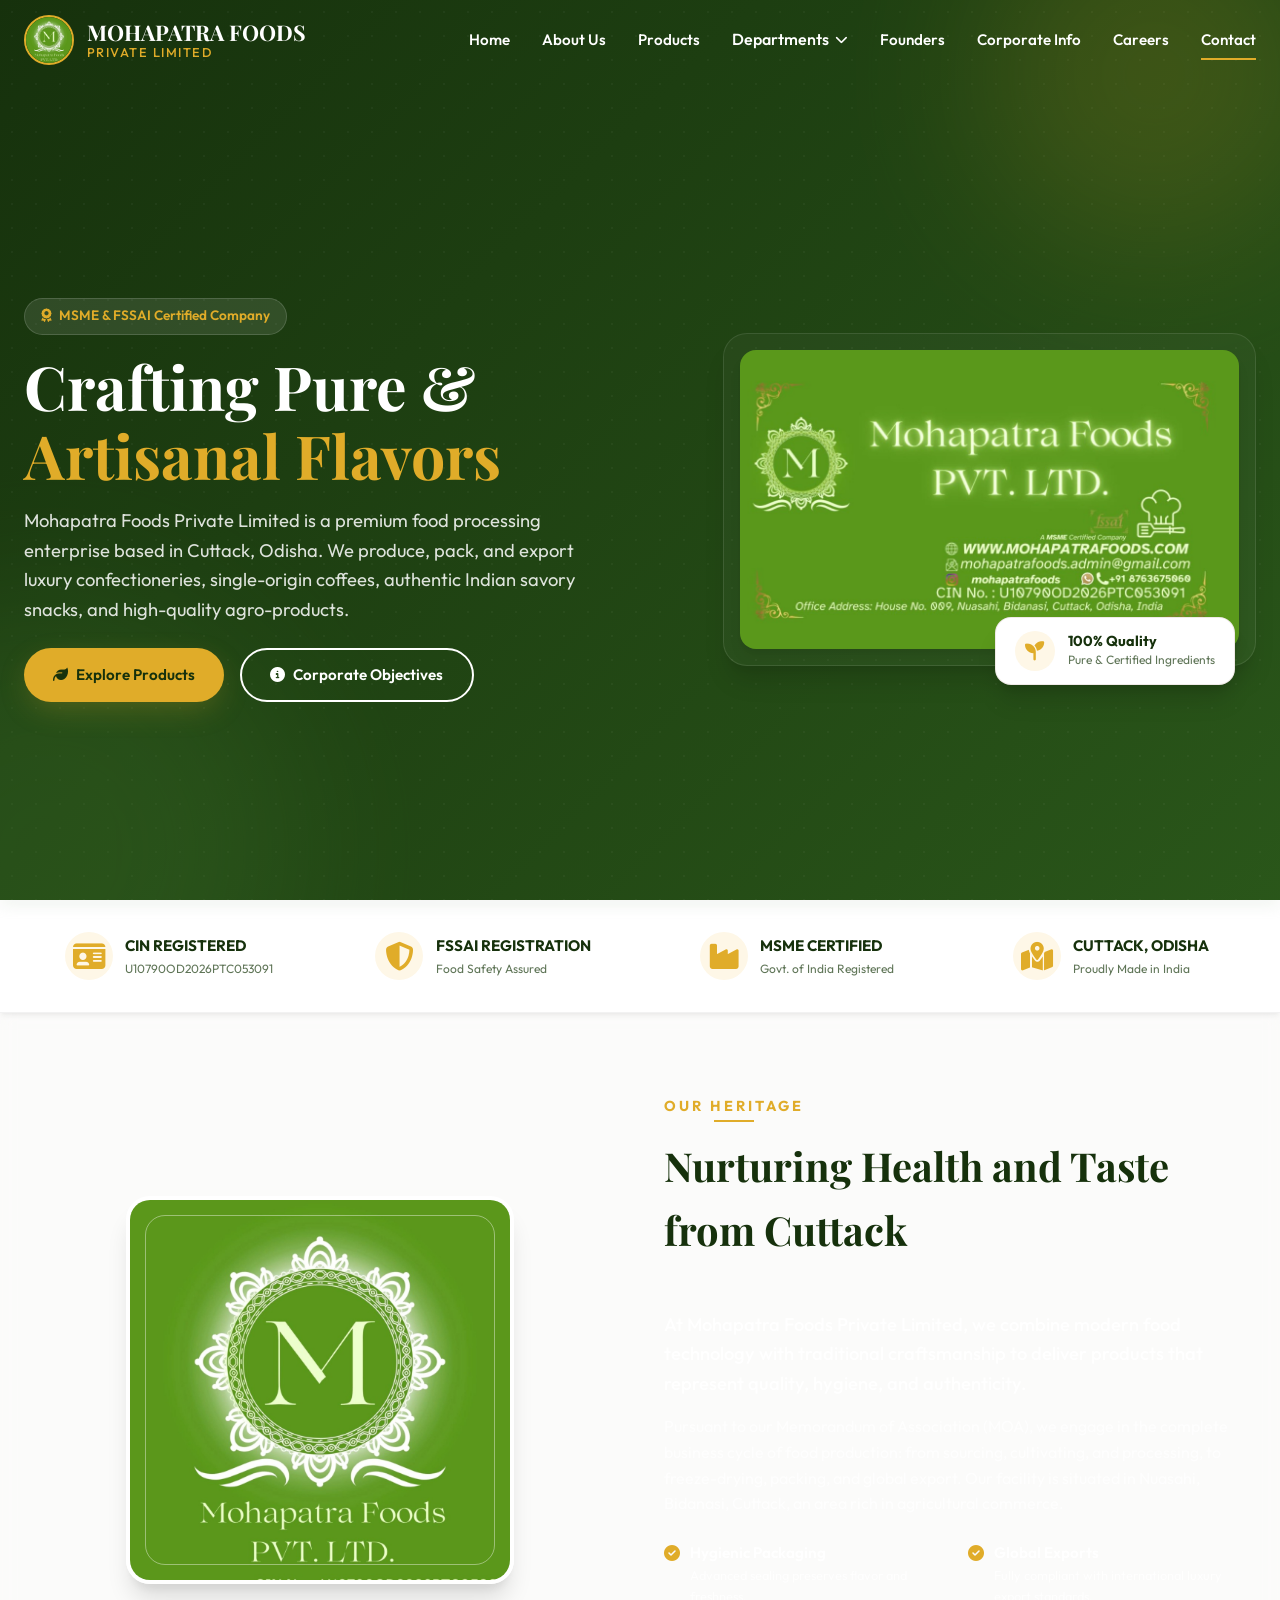
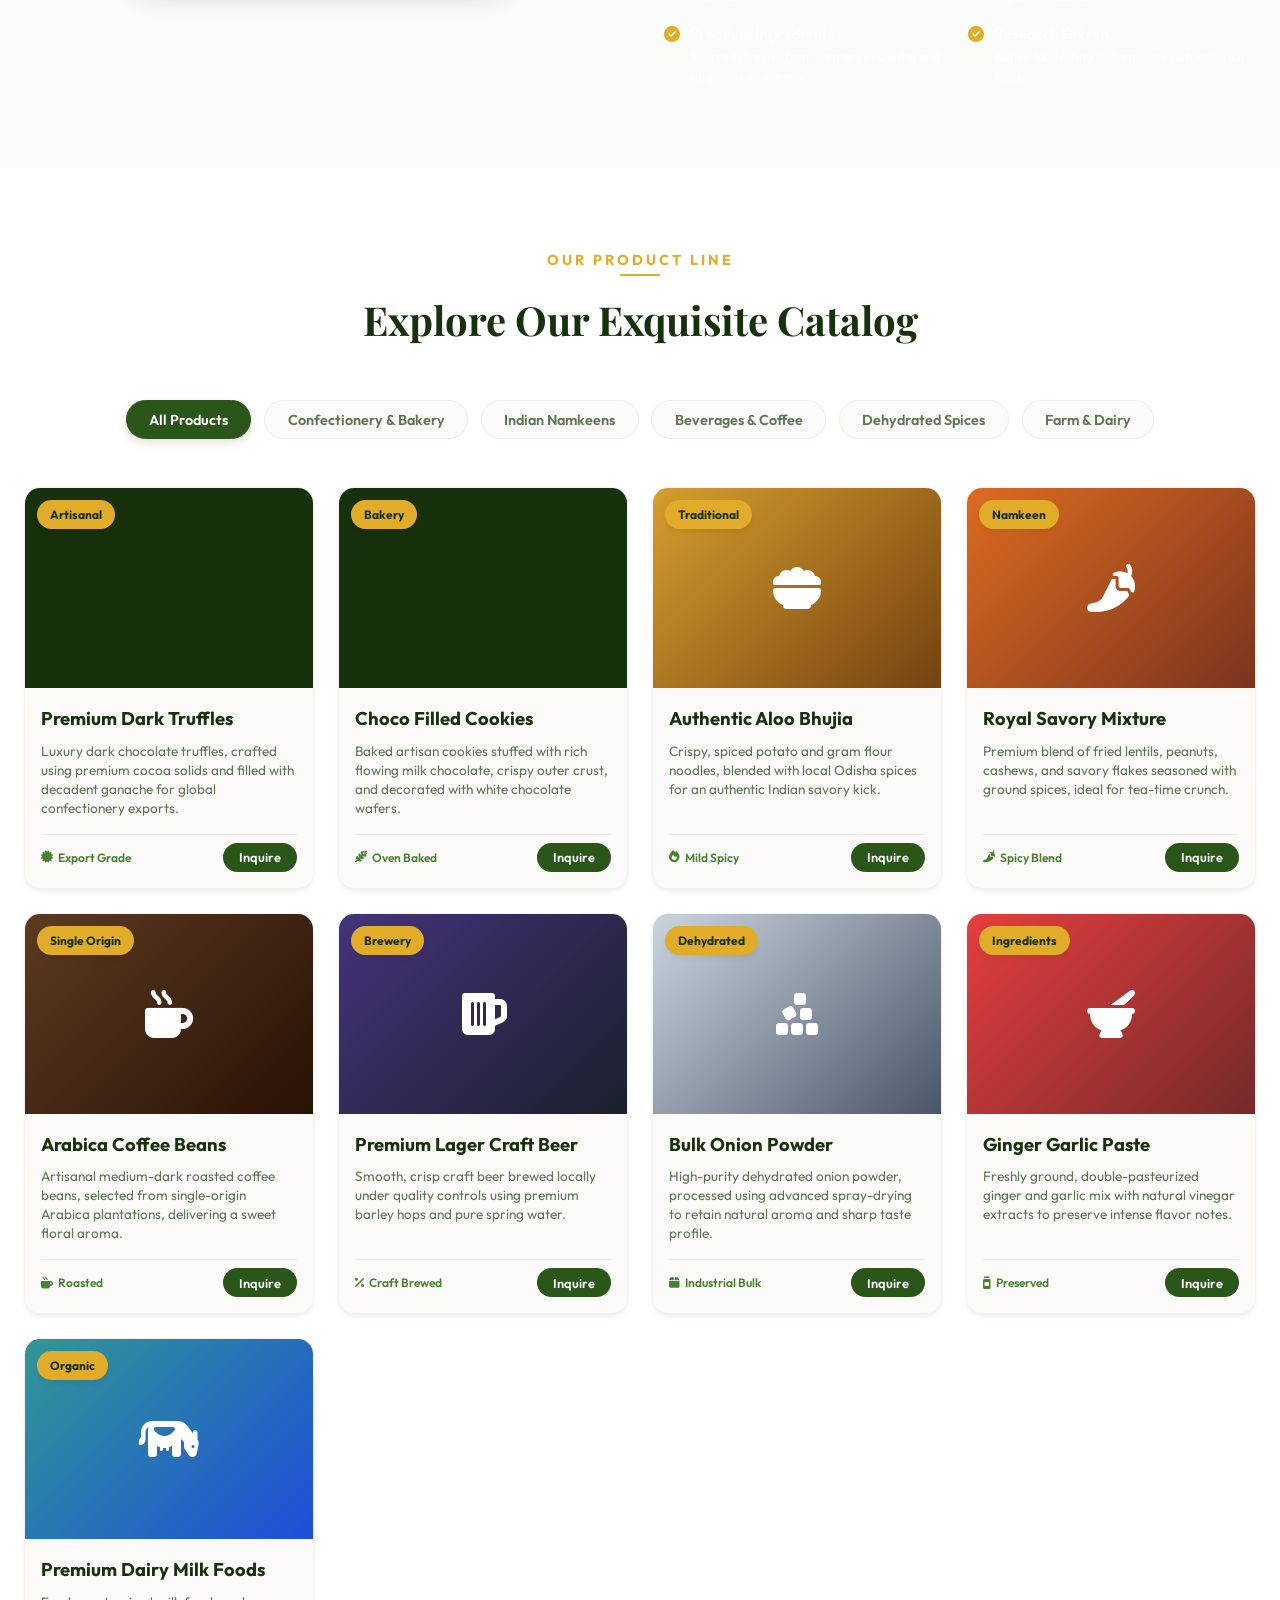
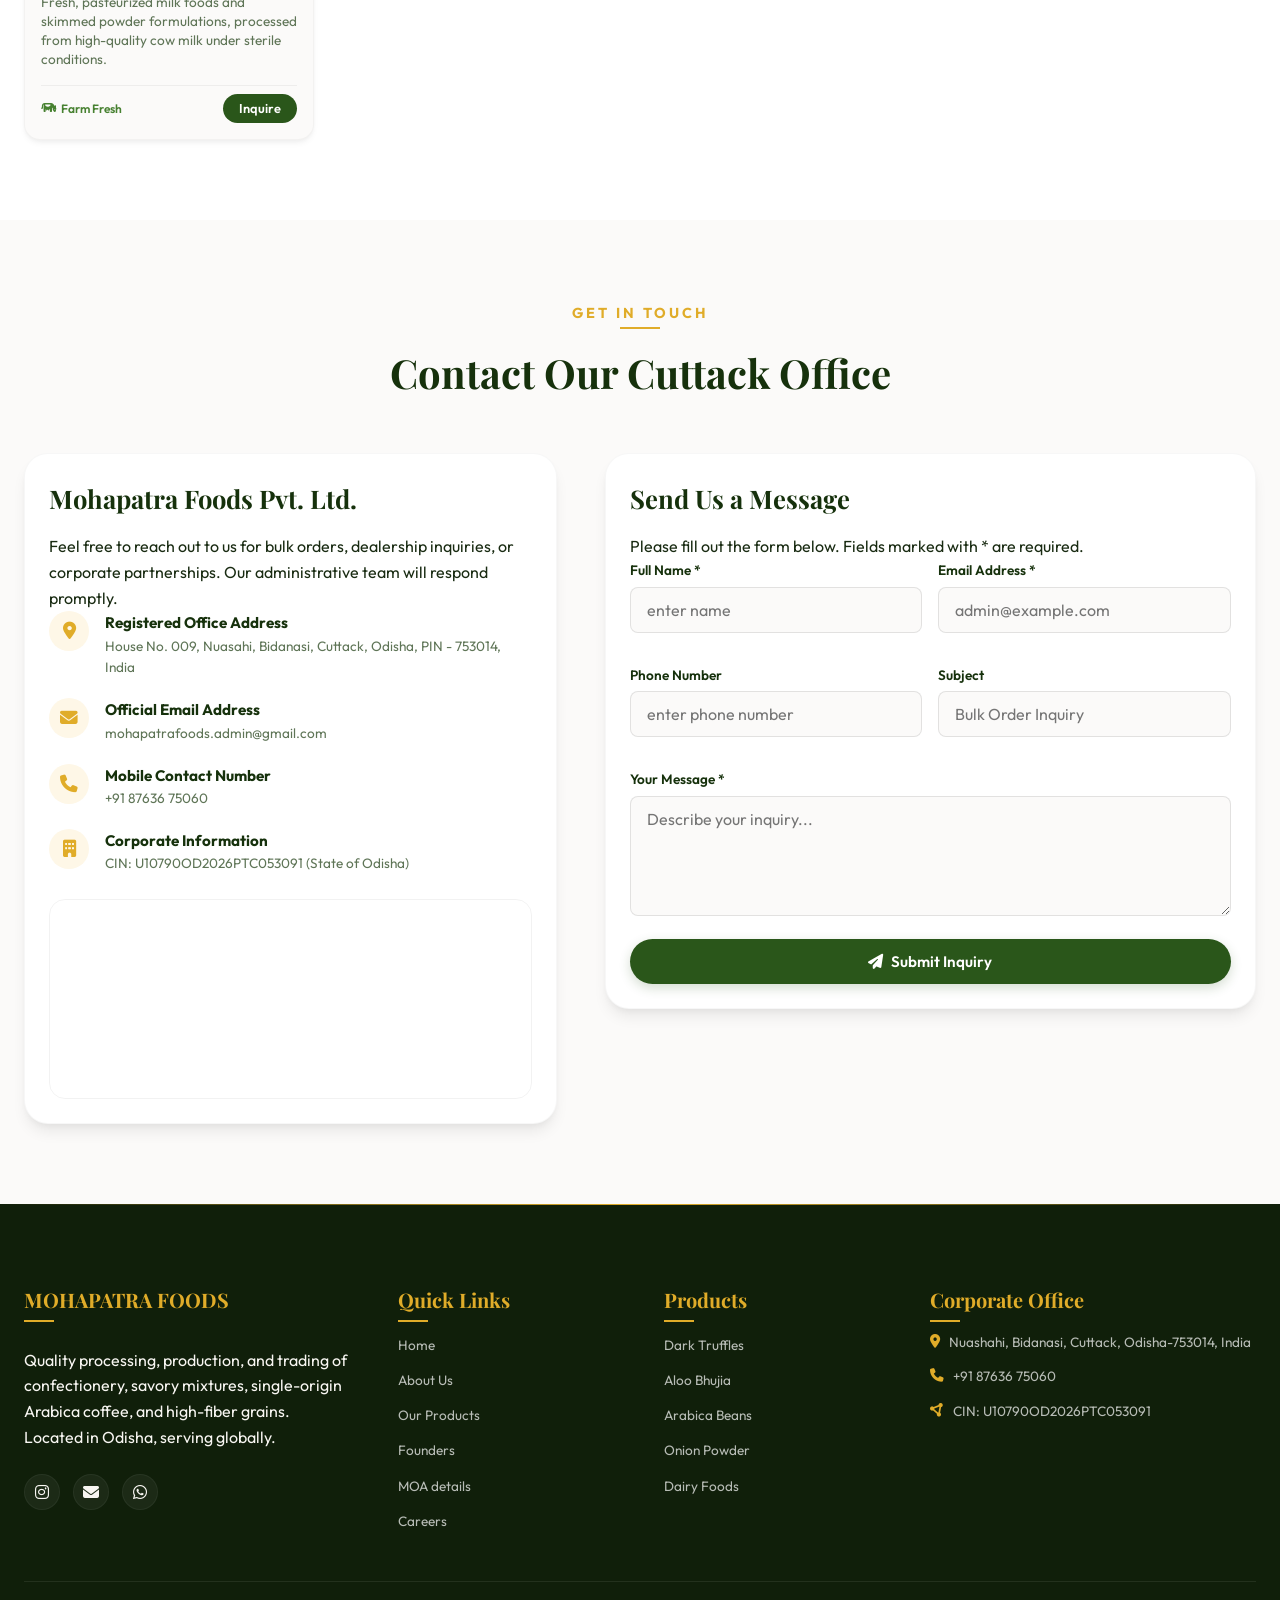
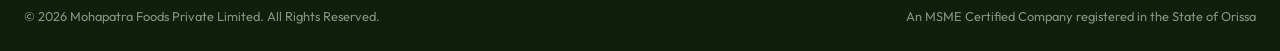
<file: index.html>
<!DOCTYPE html>
<html lang="en">
<head>
  <meta charset="UTF-8">
  <meta name="viewport" content="width=device-width, initial-scale=1.0">
  <title>Mohapatra Foods Private Limited | Premium Food Products & Confectionery</title>
  
  <!-- SEO Meta Tags -->
  <meta name="description" content="Official website of Mohapatra Foods Private Limited. Based in Cuttack, Odisha. MSME Certified and FSSAI registered manufacturer of premium confectionery, single-origin coffees, authentic Indian savory snacks, and dehydrated products.">
  <meta name="keywords" content="Mohapatra Foods, Cuttack Odisha foods, single-origin Arabica coffee, dark chocolate truffles, Aloo Bhujia, premium confectionery, dehydrated vegetable powder, food manufacturer India, MSME certified food company">
  <meta name="author" content="Mohapatra Foods Private Limited">
  <meta name="msvalidate.01" content="BD34004C9A5FDDD980DADB3CD52AE5F0" />
  <!-- Favicon placeholder (Uses circular logo) -->
  <link rel="icon" type="image/jpeg" href="assets/images/logo.jpg">
  
  <!-- FontAwesome Icons -->
  <link rel="stylesheet" href="https://cdnjs.cloudflare.com/ajax/libs/font-awesome/6.4.0/css/all.min.css">
  
  <!-- Custom CSS Style Sheet -->
  <link rel="stylesheet" href="assets/css/styles.css">
</head>
<body>
  <div class="page-bg-video">
    <video class="page-bg-video__media" autoplay muted loop playsinline>
      <source src="assets/videos/create_a_k_animated_premium_b.mp4" type="video/mp4">
    </video>
    <div class="page-bg-video__overlay"></div>
  </div>

  <!-- Floating Navigation Bar -->
  <header class="header" id="home">
    <div class="container nav-container">
      <a href="#home" class="nav-brand">
        <img src="assets/images/logo.jpg" alt="Mohapatra Foods Logo" class="nav-logo">
        <div class="nav-logo-text">
          MOHAPATRA FOODS
          <span>PRIVATE LIMITED</span>
        </div>
      </a>
      
      <button class="hamburger" aria-label="Toggle Navigation">
        <span></span>
        <span></span>
        <span></span>
      </button>

      <nav class="nav-menu">
        <a href="#home" class="nav-link active">Home</a>
        <a href="#about" class="nav-link">About Us</a>
        <a href="#products" class="nav-link">Products</a>
        <div class="nav-item-dropdown">
          <button class="dropdown-toggle" aria-haspopup="true" aria-expanded="false">
            Departments <i class="fa-solid fa-chevron-down"></i>
          </button>
          <div class="dropdown-panel">
            <div class="dropdown-column">
              <div class="dropdown-title">Production & Dispatch</div>
              <a href="departments.html#processing-blending">Processing & Blending</a>
              <a href="departments.html#artisan-crafting">Artisan Crafting</a>
              <a href="departments.html#milling-packaging">Milling & Packaging</a>
              <a href="departments.html#raw-material-sourcing">Raw Material Sourcing</a>
              <a href="departments.html#inventory-warehousing">Inventory & Warehousing</a>
              <a href="departments.html#domestic-export-dispatch">Domestic / Export Dispatch</a>
            </div>
            <div class="dropdown-column">
              <div class="dropdown-title">Quality & Support</div>
              <a href="departments.html#quality-control-lab">Quality Control Lab</a>
              <a href="departments.html#regulatory-affairs">Regulatory Affairs</a>
              <a href="departments.html#recipe-rd">Recipe R&D</a>
              <a href="departments.html#brand-package-design">Brand & Package Design</a>
              <a href="departments.html#ecommerce-operations">eCommerce Operations</a>
              <a href="departments.html#retail-trade-distribution">Retail / Trade Distribution</a>
              <a href="departments.html#finance-accounts">Finance & Accounts</a>
              <a href="departments.html#hr-administration">HR & Administration</a>
              <a href="departments.html#it-support">IT Support</a>
            </div>
          </div>
        </div>
        <a href="founders.html#founders" class="nav-link">Founders</a>
        <a href="corporate-info.html#moa" class="nav-link">Corporate Info</a>
        <a href="career.html" class="nav-link">Careers</a>
        <a href="#contact" class="nav-link">Contact</a>
      </nav>
    </div>
  </header>

  <!-- Hero Section -->
  <section class="hero">
    <div class="section-bg-video">
      <video class="section-bg-video__media" autoplay muted loop playsinline>
        <source src="assets/videos/create_a_k_animated_premium_b.mp4" type="video/mp4">
      </video>
      <div class="section-bg-overlay"></div>
    </div>
    <div class="hero-shapes">
      <div class="shape shape-1"></div>
      <div class="shape shape-2"></div>
    </div>
    
    <div class="container">
      <div class="hero-grid">
        <div class="hero-content">
          <div class="hero-badge">
            <i class="fa-solid fa-award"></i> MSME & FSSAI Certified Company
          </div>
          <h1>Crafting Pure & <br><span>Artisanal Flavors</span></h1>
          <p>Mohapatra Foods Private Limited is a premium food processing enterprise based in Cuttack, Odisha. We produce, pack, and export luxury confectioneries, single-origin coffees, authentic Indian savory snacks, and high-quality agro-products.</p>
          <div class="hero-actions">
            <a href="#products" class="btn btn-accent"><i class="fa-solid fa-leaf"></i> Explore Products</a>
            <a href="corporate-info.html#moa" class="btn btn-outline-white"><i class="fa-solid fa-circle-info"></i> Corporate Objectives</a>
          </div>
        </div>
        
        <div class="hero-visual">
          <div class="card-frame">
            <img src="assets/images/banner.jpg" alt="Mohapatra Foods Business Card and Info">
            <!-- Floating interactive pill -->
            <div class="floating-pill">
              <div class="floating-pill-icon">
                <i class="fa-solid fa-seedling"></i>
              </div>
              <div class="floating-pill-info">
                <h4>100% Quality</h4>
                <p>Pure & Certified Ingredients</p>
              </div>
            </div>
          </div>
        </div>
      </div>
    </div>
  </section>

  <!-- Trust Badges Section -->
  <section class="trust-badges">
    <div class="section-bg-video">
      <video class="section-bg-video__media" autoplay muted loop playsinline>
        <source src="assets/videos/create_a_k_animated_premium_b.mp4" type="video/mp4">
      </video>
      <div class="section-bg-overlay"></div>
    </div>
    <div class="container">
      <div class="badges-grid">
        <div class="badge-item">
          <div class="badge-icon"><i class="fa-solid fa-id-card"></i></div>
          <div class="badge-text">
            <h4>CIN REGISTERED</h4>
            <p>U10790OD2026PTC053091</p>
          </div>
        </div>
        <div class="badge-item">
          <div class="badge-icon"><i class="fa-solid fa-shield-halved"></i></div>
          <div class="badge-text">
            <h4>FSSAI REGISTRATION</h4>
            <p>Food Safety Assured</p>
          </div>
        </div>
        <div class="badge-item">
          <div class="badge-icon"><i class="fa-solid fa-industry"></i></div>
          <div class="badge-text">
            <h4>MSME CERTIFIED</h4>
            <p>Govt. of India Registered</p>
          </div>
        </div>
        <div class="badge-item">
          <div class="badge-icon"><i class="fa-solid fa-map-location-dot"></i></div>
          <div class="badge-text">
            <h4>CUTTACK, ODISHA</h4>
            <p>Proudly Made in India</p>
          </div>
        </div>
      </div>
    </div>
  </section>

  <!-- About Us Section -->
  <section id="about" class="section-padding">
    <div class="section-bg-video">
      <video class="section-bg-video__media" autoplay muted loop playsinline>
        <source src="assets/videos/create_a_k_animated_premium_b.mp4" type="video/mp4">
      </video>
      <div class="section-bg-overlay"></div>
    </div>
    <div class="container">
      <div class="about-grid">
        <div class="about-images animate-on-scroll animate-left">
          <div class="about-img-wrapper">
            <img src="assets/images/logo.jpg" alt="Mohapatra Foods Logo Display" style="max-width: 380px;">
          </div>
        </div>
        
        <div class="about-content animate-on-scroll animate-right">
          <div class="section-header" style="text-align: left; margin-left: 0;">
            <span class="subtitle">Our Heritage</span>
            <h2>Nurturing Health and Taste from Cuttack</h2>
          </div>
          <p class="intro-text">At Mohapatra Foods Private Limited, we combine modern food technology with traditional craftsmanship to deliver products that represent quality, hygiene, and authenticity.</p>
          <p>Pursuant to our Memorandum of Association (MOA), we engage in the complete business cycle of food production: from sourcing, cultivating, and processing, to freeze-drying, packing, and global export. Our facility is situated in Nuasahi, Bidanasi, Cuttack, an area rich in agricultural commerce.</p>
          
          <div class="about-features">
            <div class="about-feature-item">
              <i class="fa-solid fa-circle-check"></i>
              <div>
                <h4>Hygienic Packaging</h4>
                <p>Advanced sealing preserves flavor and freshness.</p>
              </div>
            </div>
            <div class="about-feature-item">
              <i class="fa-solid fa-circle-check"></i>
              <div>
                <h4>Global Exports</h4>
                <p>Fully compliant with international luxury export standards.</p>
              </div>
            </div>
            <div class="about-feature-item">
              <i class="fa-solid fa-circle-check"></i>
              <div>
                <h4>Premium Ingredients</h4>
                <p>Sourced directly from farmers in Odisha and single-origin estates.</p>
              </div>
            </div>
            <div class="about-feature-item">
              <i class="fa-solid fa-circle-check"></i>
              <div>
                <h4>Research Driven</h4>
                <p>Active lab testing to formulate nutrient-rich foods.</p>
              </div>
            </div>
          </div>
        </div>
      </div>
    </div>
  </section>

  <!-- Interactive Products Showroom -->
  <section id="products" class="section-padding products">
    <div class="section-bg-video">
      <video class="section-bg-video__media" autoplay muted loop playsinline>
        <source src="assets/videos/create_a_k_animated_premium_b.mp4" type="video/mp4">
      </video>
      <div class="section-bg-overlay"></div>
    </div>
    <div class="container">
      <div class="section-header">
        <span class="subtitle">Our Product Line</span>
        <h2>Explore Our Exquisite Catalog</h2>
      </div>

      <!-- Category Navigation Tabs -->
      <div class="product-tabs">
        <button class="tab-btn active" data-filter="all">All Products</button>
        <button class="tab-btn" data-filter="confectionery">Confectionery & Bakery</button>
        <button class="tab-btn" data-filter="snacks">Indian Namkeens</button>
        <button class="tab-btn" data-filter="beverages">Beverages & Coffee</button>
        <button class="tab-btn" data-filter="ingredients">Dehydrated Spices</button>
        <button class="tab-btn" data-filter="farm">Farm & Dairy</button>
      </div>

      <!-- Products Grid -->
      <div class="products-grid">
        
        <!-- Product 1 (Confectionery) -->
        <div class="product-card" data-category="confectionery">
          <div class="product-img-wrapper">
            <video class="product-video" src="assets/videos/give_me_one_k_animated_this.mp4" autoplay muted loop playsinline></video>
            <span class="product-tag">Artisanal</span>
          </div>
          <div class="product-body">
            <h3>Premium Dark Truffles</h3>
            <p>Luxury dark chocolate truffles, crafted using premium cocoa solids and filled with decadent ganache for global confectionery exports.</p>
            <div class="product-footer">
              <span class="product-origin"><i class="fa-solid fa-certificate"></i> Export Grade</span>
              <button class="btn-inquire" onclick="document.getElementById('formSubject').value='Inquiry: Premium Dark Truffles'; window.location.hash='#contact';">Inquire</button>
            </div>
          </div>
        </div>

        <!-- Product 2 (Confectionery) -->
        <div class="product-card" data-category="confectionery">
          <div class="product-img-wrapper">
            <video class="product-video" src="assets/videos/make_a_video_of_Choco_Filled.mp4" autoplay muted loop playsinline></video>
            <span class="product-tag">Bakery</span>
          </div>
          <div class="product-body">
            <h3>Choco Filled Cookies</h3>
            <p>Baked artisan cookies stuffed with rich flowing milk chocolate, crispy outer crust, and decorated with white chocolate wafers.</p>
            <div class="product-footer">
              <span class="product-origin"><i class="fa-solid fa-wheat-awn"></i> Oven Baked</span>
              <button class="btn-inquire" onclick="document.getElementById('formSubject').value='Inquiry: Choco Filled Cookies'; window.location.hash='#contact';">Inquire</button>
            </div>
          </div>
        </div>

        <!-- Product 3 (Snacks) -->
        <div class="product-card" data-category="snacks">
          <div class="product-img-wrapper">
            <div class="product-placeholder" style="background: linear-gradient(135deg, #d69e2e, #744210);"><i class="fa-solid fa-bowl-food"></i></div>
            <span class="product-tag">Traditional</span>
          </div>
          <div class="product-body">
            <h3>Authentic Aloo Bhujia</h3>
            <p>Crispy, spiced potato and gram flour noodles, blended with local Odisha spices for an authentic Indian savory kick.</p>
            <div class="product-footer">
              <span class="product-origin"><i class="fa-solid fa-fire"></i> Mild Spicy</span>
              <button class="btn-inquire" onclick="document.getElementById('formSubject').value='Inquiry: Authentic Aloo Bhujia'; window.location.hash='#contact';">Inquire</button>
            </div>
          </div>
        </div>

        <!-- Product 4 (Snacks) -->
        <div class="product-card" data-category="snacks">
          <div class="product-img-wrapper">
            <div class="product-placeholder" style="background: linear-gradient(135deg, #dd6b20, #7b341e);"><i class="fa-solid fa-pepper-hot"></i></div>
            <span class="product-tag">Namkeen</span>
          </div>
          <div class="product-body">
            <h3>Royal Savory Mixture</h3>
            <p>Premium blend of fried lentils, peanuts, cashews, and savory flakes seasoned with ground spices, ideal for tea-time crunch.</p>
            <div class="product-footer">
              <span class="product-origin"><i class="fa-solid fa-pepper-hot"></i> Spicy Blend</span>
              <button class="btn-inquire" onclick="document.getElementById('formSubject').value='Inquiry: Royal Savory Mixture'; window.location.hash='#contact';">Inquire</button>
            </div>
          </div>
        </div>

        <!-- Product 5 (Beverages) -->
        <div class="product-card" data-category="beverages">
          <div class="product-img-wrapper">
            <div class="product-placeholder" style="background: linear-gradient(135deg, #5c3a21, #271206);"><i class="fa-solid fa-mug-hot"></i></div>
            <span class="product-tag">Single Origin</span>
          </div>
          <div class="product-body">
            <h3>Arabica Coffee Beans</h3>
            <p>Artisanal medium-dark roasted coffee beans, selected from single-origin Arabica plantations, delivering a sweet floral aroma.</p>
            <div class="product-footer">
              <span class="product-origin"><i class="fa-solid fa-mug-hot"></i> Roasted</span>
              <button class="btn-inquire" onclick="document.getElementById('formSubject').value='Inquiry: Arabica Coffee Beans'; window.location.hash='#contact';">Inquire</button>
            </div>
          </div>
        </div>

        <!-- Product 6 (Beverages) -->
        <div class="product-card" data-category="beverages">
          <div class="product-img-wrapper">
            <div class="product-placeholder" style="background: linear-gradient(135deg, #44337a, #1a202c);"><i class="fa-solid fa-beer-mug-empty"></i></div>
            <span class="product-tag">Brewery</span>
          </div>
          <div class="product-body">
            <h3>Premium Lager Craft Beer</h3>
            <p>Smooth, crisp craft beer brewed locally under quality controls using premium barley hops and pure spring water.</p>
            <div class="product-footer">
              <span class="product-origin"><i class="fa-solid fa-percent"></i> Craft Brewed</span>
              <button class="btn-inquire" onclick="document.getElementById('formSubject').value='Inquiry: Premium Lager Craft Beer'; window.location.hash='#contact';">Inquire</button>
            </div>
          </div>
        </div>

        <!-- Product 7 (Ingredients) -->
        <div class="product-card" data-category="ingredients">
          <div class="product-img-wrapper">
            <div class="product-placeholder" style="background: linear-gradient(135deg, #cbd5e0, #4a5568);"><i class="fa-solid fa-cubes-stacked"></i></div>
            <span class="product-tag">Dehydrated</span>
          </div>
          <div class="product-body">
            <h3>Bulk Onion Powder</h3>
            <p>High-purity dehydrated onion powder, processed using advanced spray-drying to retain natural aroma and sharp taste profile.</p>
            <div class="product-footer">
              <span class="product-origin"><i class="fa-solid fa-box"></i> Industrial Bulk</span>
              <button class="btn-inquire" onclick="document.getElementById('formSubject').value='Inquiry: Bulk Onion Powder'; window.location.hash='#contact';">Inquire</button>
            </div>
          </div>
        </div>

        <!-- Product 8 (Ingredients) -->
        <div class="product-card" data-category="ingredients">
          <div class="product-img-wrapper">
            <div class="product-placeholder" style="background: linear-gradient(135deg, #e53e3e, #742a2a);"><i class="fa-solid fa-mortar-pestle"></i></div>
            <span class="product-tag">Ingredients</span>
          </div>
          <div class="product-body">
            <h3>Ginger Garlic Paste</h3>
            <p>Freshly ground, double-pasteurized ginger and garlic mix with natural vinegar extracts to preserve intense flavor notes.</p>
            <div class="product-footer">
              <span class="product-origin"><i class="fa-solid fa-jar"></i> Preserved</span>
              <button class="btn-inquire" onclick="document.getElementById('formSubject').value='Inquiry: Ginger Garlic Paste'; window.location.hash='#contact';">Inquire</button>
            </div>
          </div>
        </div>

        <!-- Product 9 (Farm) -->
        <div class="product-card" data-category="farm">
          <div class="product-img-wrapper">
            <div class="product-placeholder" style="background: linear-gradient(135deg, #319795, #1d4ed8);"><i class="fa-solid fa-cow"></i></div>
            <span class="product-tag">Organic</span>
          </div>
          <div class="product-body">
            <h3>Premium Dairy Milk Foods</h3>
            <p>Fresh, pasteurized milk foods and skimmed powder formulations, processed from high-quality cow milk under sterile conditions.</p>
            <div class="product-footer">
              <span class="product-origin"><i class="fa-solid fa-cow"></i> Farm Fresh</span>
              <button class="btn-inquire" onclick="document.getElementById('formSubject').value='Inquiry: Premium Dairy Milk Foods'; window.location.hash='#contact';">Inquire</button>
            </div>
          </div>
        </div>

      </div>
    </div>
  </section>

  <!-- Contact Us Section -->
  <section id="contact" class="section-padding contact">
    <div class="section-bg-video">
      <video class="section-bg-video__media" autoplay muted loop playsinline>
        <source src="assets/videos/create_a_k_animated_premium_b.mp4" type="video/mp4">
      </video>
      <div class="section-bg-overlay"></div>
    </div>
    <div class="container">
      <div class="section-header">
        <span class="subtitle">Get In Touch</span>
        <h2>Contact Our Cuttack Office</h2>
      </div>

      <div class="contact-grid">
        <!-- Contact Information -->
        <div class="contact-info-card animate-on-scroll animate-left">
          <h3>Mohapatra Foods Pvt. Ltd.</h3>
          <p>Feel free to reach out to us for bulk orders, dealership inquiries, or corporate partnerships. Our administrative team will respond promptly.</p>
          
          <div class="contact-details">
            <div class="contact-item">
              <div class="contact-item-icon"><i class="fa-solid fa-location-dot"></i></div>
              <div class="contact-item-text">
                <h4>Registered Office Address</h4>
                <p>House No. 009, Nuasahi, Bidanasi, Cuttack, Odisha, PIN - 753014, India</p>
              </div>
            </div>

            <div class="contact-item">
              <div class="contact-item-icon"><i class="fa-solid fa-envelope"></i></div>
              <div class="contact-item-text">
                <h4>Official Email Address</h4>
                <p><a href="mailto:mohapatrafoods.admin@gmail.com">mohapatrafoods.admin@gmail.com</a></p>
              </div>
            </div>

            <div class="contact-item">
              <div class="contact-item-icon"><i class="fa-solid fa-phone"></i></div>
              <div class="contact-item-text">
                <h4>Mobile Contact Number</h4>
                <p><a href="tel:+918763675060">+91 87636 75060</a></p>
              </div>
            </div>

            <div class="contact-item">
              <div class="contact-item-icon"><i class="fa-solid fa-building"></i></div>
              <div class="contact-item-text">
                <h4>Corporate Information</h4>
                <p>CIN: U10790OD2026PTC053091 (State of Odisha)</p>
              </div>
            </div>
          </div>

          <!-- Embed Google Maps with custom Cuttack Bidanasi location -->
          <div class="contact-map">
            <iframe src="https://www.google.com/maps/embed?pb=!1m18!1m12!1m3!1d1584.058027656141!2d85.82699558838891!3d20.485679809939036!2m3!1f0!2f0!3f0!3m2!1i1024!2i768!4f13.1!3m3!1m2!1s0x22f2236cde2bd711%3A0x44905513ca2a74e0!2sMohapatra%20Foods%20Private%20Limited!5e1!3m2!1sen!2sin!4v1781207403893!5m2!1sen!2sin" width="600" height="450" style="border:0;" allowfullscreen="" loading="lazy" referrerpolicy="no-referrer-when-downgrade"></iframe>
          </div>
        </div>

        <!-- Contact Form -->
        <div class="contact-form-wrapper animate-on-scroll animate-right">
          <h3>Send Us a Message</h3>
          <p>Please fill out the form below. Fields marked with * are required.</p>
          
          <form id="contactForm">
            <div class="form-alert"></div>
            
            <div class="form-grid">
              <div class="form-group">
                <label for="formName">Full Name *</label>
                <input type="text" id="formName" class="form-control" placeholder="enter name" required>
              </div>
              <div class="form-group">
                <label for="formEmail">Email Address *</label>
                <input type="email" id="formEmail" class="form-control" placeholder="admin@example.com" required>
              </div>
            </div>

            <div class="form-grid">
              <div class="form-group">
                <label for="formPhone">Phone Number</label>
                <input type="tel" id="formPhone" class="form-control" placeholder="enter phone number">
              </div>
              <div class="form-group">
                <label for="formSubject">Subject</label>
                <input type="text" id="formSubject" class="form-control" placeholder="Bulk Order Inquiry">
              </div>
            </div>

            <div class="form-group">
              <label for="formMessage">Your Message *</label>
              <textarea id="formMessage" class="form-control" placeholder="Describe your inquiry..." required></textarea>
            </div>

            <button type="submit" class="btn btn-primary" style="width: 100%;">
              <i class="fa-solid fa-paper-plane"></i> Submit Inquiry
            </button>
          </form>
        </div>
      </div>
    </div>
  </section>

  <!-- Footer -->
  <footer class="footer">
    <div class="container">
      <div class="footer-grid">
        <div class="footer-col footer-about">
          <h3>MOHAPATRA FOODS</h3>
          <p>Quality processing, production, and trading of confectionery, savory mixtures, single-origin Arabica coffee, and high-fiber grains. Located in Odisha, serving globally.</p>
          <div class="footer-socials">
            <a href="https://instagram.com/mohapatrafoods" target="_blank" class="social-icon" aria-label="Instagram"><i class="fa-brands fa-instagram"></i></a>
            <a href="mailto:mohapatrafoods.admin@gmail.com" class="social-icon" aria-label="Email"><i class="fa-solid fa-envelope"></i></a>
            <a href="https://wa.me/918763675060" target="_blank" class="social-icon" aria-label="WhatsApp"><i class="fa-brands fa-whatsapp"></i></a>
          </div>
        </div>

        <div class="footer-col">
          <h3>Quick Links</h3>
          <ul class="footer-links">
            <li><a href="#home">Home</a></li>
            <li><a href="#about">About Us</a></li>
            <li><a href="#products">Our Products</a></li>
            <li><a href="founders.html#founders">Founders</a></li>
            <li><a href="corporate-info.html#moa">MOA details</a></li>
            <li><a href="career.html">Careers</a></li>
          </ul>
        </div>

        <div class="footer-col">
          <h3>Products</h3>
          <ul class="footer-links">
            <li><a href="#products">Dark Truffles</a></li>
            <li><a href="#products">Aloo Bhujia</a></li>
            <li><a href="#products">Arabica Beans</a></li>
            <li><a href="#products">Onion Powder</a></li>
            <li><a href="#products">Dairy Foods</a></li>
          </ul>
        </div>

        <div class="footer-col">
          <h3>Corporate Office</h3>
          <ul class="footer-contact-list">
            <li>
              <i class="fa-solid fa-location-dot"></i>
              <span>Nuashahi, Bidanasi, Cuttack, Odisha-753014, India</span>
            </li>
            <li>
              <i class="fa-solid fa-phone"></i>
              <span>+91 87636 75060</span>
            </li>
            <li>
              <i class="fa-solid fa-circle-nodes"></i>
              <span>CIN: U10790OD2026PTC053091</span>
            </li>
          </ul>
        </div>
      </div>

      <div class="footer-bottom">
        <p class="footer-copyright">&copy; 2026 Mohapatra Foods Private Limited. All Rights Reserved.</p>
        <p class="footer-legal-tag">An MSME Certified Company registered in the State of Orissa</p>
      </div>
    </div>
  </footer>

  <!-- Custom JavaScript File -->
  <script src="assets/js/main.js"></script>
</body>
</html>
</file>
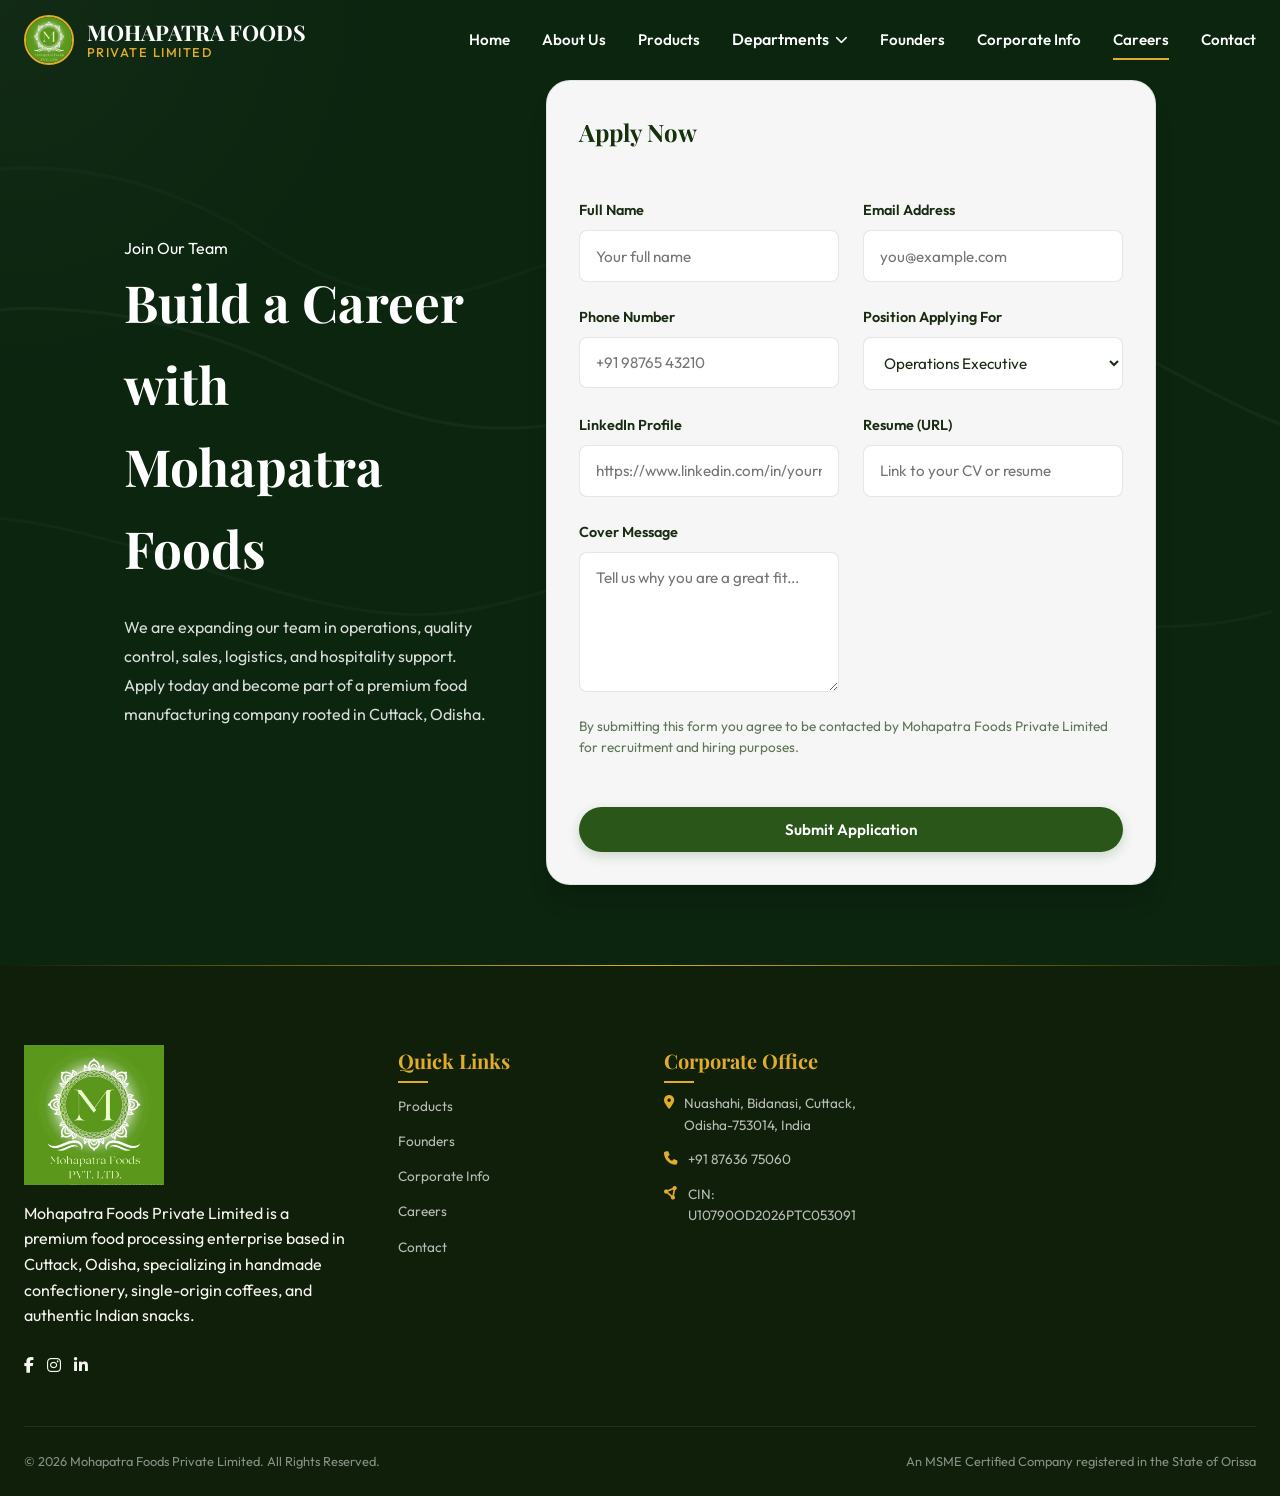
<file: career.html>
<!DOCTYPE html>
<html lang="en">
<head>
  <meta charset="UTF-8">
  <meta name="viewport" content="width=device-width, initial-scale=1.0">
  <title>Careers | Mohapatra Foods Private Limited</title>
  <meta name="description" content="Explore career opportunities with Mohapatra Foods Private Limited and apply for roles in operations, quality, sales, and production.">
  <meta name="keywords" content="Mohapatra Foods careers, food company jobs, Cuttack Odisha careers, food industry jobs">
  <meta name="author" content="Mohapatra Foods Private Limited">
  <link rel="icon" type="image/jpeg" href="assets/images/logo.jpg">
  <link rel="stylesheet" href="https://cdnjs.cloudflare.com/ajax/libs/font-awesome/6.4.0/css/all.min.css">
  <link rel="stylesheet" href="assets/css/styles.css">
</head>
<body>
  <div class="page-bg-video">
    <video class="page-bg-video__media" autoplay muted loop playsinline>
      <source src="assets/videos/create_a_k_animated_premium_b.mp4" type="video/mp4">
    </video>
    <div class="page-bg-video__overlay"></div>
  </div>
  <header class="header" id="home">
    <div class="container nav-container">
      <a href="index.html#home" class="nav-brand">
        <img src="assets/images/logo.jpg" alt="Mohapatra Foods Logo" class="nav-logo">
        <div class="nav-logo-text">
          MOHAPATRA FOODS
          <span>PRIVATE LIMITED</span>
        </div>
      </a>
      <button class="hamburger" aria-label="Toggle Navigation">
        <span></span>
        <span></span>
        <span></span>
      </button>
      <nav class="nav-menu">
        <a href="index.html" class="nav-link">Home</a>
        <a href="index.html#about" class="nav-link">About Us</a>
        <a href="index.html#products" class="nav-link">Products</a>
        <div class="nav-item-dropdown">
          <button class="dropdown-toggle" aria-haspopup="true" aria-expanded="false">
            Departments <i class="fa-solid fa-chevron-down"></i>
          </button>
          <div class="dropdown-panel">
            <div class="dropdown-column">
              <div class="dropdown-title">Production & Dispatch</div>
              <a href="departments.html#processing-blending">Processing & Blending</a>
              <a href="departments.html#artisan-crafting">Artisan Crafting</a>
              <a href="departments.html#milling-packaging">Milling & Packaging</a>
              <a href="departments.html#raw-material-sourcing">Raw Material Sourcing</a>
              <a href="departments.html#inventory-warehousing">Inventory & Warehousing</a>
              <a href="departments.html#domestic-export-dispatch">Domestic / Export Dispatch</a>
            </div>
            <div class="dropdown-column">
              <div class="dropdown-title">Quality & Support</div>
              <a href="departments.html#quality-control-lab">Quality Control Lab</a>
              <a href="departments.html#regulatory-affairs">Regulatory Affairs</a>
              <a href="departments.html#recipe-rd">Recipe R&D</a>
              <a href="departments.html#brand-package-design">Brand & Package Design</a>
              <a href="departments.html#ecommerce-operations">eCommerce Operations</a>
              <a href="departments.html#retail-trade-distribution">Retail / Trade Distribution</a>
              <a href="departments.html#finance-accounts">Finance & Accounts</a>
              <a href="departments.html#hr-administration">HR & Administration</a>
              <a href="departments.html#it-support">IT Support</a>
            </div>
          </div>
        </div>
        <a href="founders.html#founders" class="nav-link">Founders</a>
        <a href="corporate-info.html#moa" class="nav-link">Corporate Info</a>
        <a href="career.html" class="nav-link active">Careers</a>
        <a href="index.html#contact" class="nav-link">Contact</a>
      </nav>
    </div>
  </header>

  <main>
    <section class="career-hero">
      <div class="section-bg-video">
        <video class="section-bg-video__media" autoplay muted loop playsinline>
          <source src="assets/videos/create_a_k_animated_premium_b.mp4" type="video/mp4">
        </video>
        <div class="section-bg-overlay"></div>
      </div>
      <div class="container career-hero-content">
        <div class="career-intro">
          <span class="subtitle">Join Our Team</span>
          <h1>Build a Career with Mohapatra Foods</h1>
          <p>We are expanding our team in operations, quality control, sales, logistics, and hospitality support. Apply today and become part of a premium food manufacturing company rooted in Cuttack, Odisha.</p>
        </div>

        <div class="career-card">
          <h2>Apply Now</h2>
          <form id="careerForm">
            <div class="career-form-grid">
              <div class="career-form-group">
                <label for="careerName">Full Name</label>
                <input type="text" id="careerName" placeholder="Your full name" required>
              </div>
              <div class="career-form-group">
                <label for="careerEmail">Email Address</label>
                <input type="email" id="careerEmail" placeholder="you@example.com" required>
              </div>
              <div class="career-form-group">
                <label for="careerPhone">Phone Number</label>
                <input type="tel" id="careerPhone" placeholder="+91 98765 43210">
              </div>
              <div class="career-form-group">
                <label for="careerPosition">Position Applying For</label>
                <select id="careerPosition">
                  <option>Operations Executive</option>
                  <option>Quality Control Specialist</option>
                  <option>Sales & Distribution</option>
                  <option>Supply Chain Coordinator</option>
                  <option>Food Production Supervisor</option>
                </select>
              </div>
              <div class="career-form-group">
                <label for="careerLinkedIn">LinkedIn Profile</label>
                <input type="url" id="careerLinkedIn" placeholder="https://www.linkedin.com/in/yourname">
              </div>
              <div class="career-form-group">
                <label for="careerResume">Resume (URL)</label>
                <input type="text" id="careerResume" placeholder="Link to your CV or resume">
              </div>
              <div class="career-form-group">
                <label for="careerMessage">Cover Message</label>
                <textarea id="careerMessage" placeholder="Tell us why you are a great fit..."></textarea>
              </div>
              <div class="career-form-note">By submitting this form you agree to be contacted by Mohapatra Foods Private Limited for recruitment and hiring purposes.</div>
            </div>
            <button type="submit" class="btn btn-primary career-submit">Submit Application</button>
          </form>
        </div>
      </div>
    </section>
  </main>

  <footer class="footer">
    <div class="container">
      <div class="footer-grid">
        <div class="footer-col footer-about">
          <a href="index.html#home" class="footer-logo-link">
            <img src="assets/images/logo.jpg" alt="Mohapatra Foods Logo" class="footer-logo footer-logo-small">
          </a>
          <p>Mohapatra Foods Private Limited is a premium food processing enterprise based in Cuttack, Odisha, specializing in handmade confectionery, single-origin coffees, and authentic Indian snacks.</p>
          <div class="footer-socials">
            <a href="#" aria-label="Facebook"><i class="fa-brands fa-facebook-f"></i></a>
            <a href="#" aria-label="Instagram"><i class="fa-brands fa-instagram"></i></a>
            <a href="#" aria-label="LinkedIn"><i class="fa-brands fa-linkedin-in"></i></a>
          </div>
        </div>
        <div class="footer-col">
          <h3>Quick Links</h3>
          <ul class="footer-links">
            <li><a href="index.html#products">Products</a></li>
            <li><a href="founders.html#founders">Founders</a></li>
            <li><a href="corporate-info.html#moa">Corporate Info</a></li>
            <li><a href="career.html">Careers</a></li>
            <li><a href="index.html#contact">Contact</a></li>
          </ul>
        </div>
        <div class="footer-col">
          <h3>Corporate Office</h3>
          <ul class="footer-contact-list">
            <li>
              <i class="fa-solid fa-location-dot"></i>
              <span>Nuashahi, Bidanasi, Cuttack, Odisha-753014, India</span>
            </li>
            <li>
              <i class="fa-solid fa-phone"></i>
              <span>+91 87636 75060</span>
            </li>
            <li>
              <i class="fa-solid fa-circle-nodes"></i>
              <span>CIN: U10790OD2026PTC053091</span>
            </li>
          </ul>
        </div>
      </div>
      <div class="footer-bottom">
        <p class="footer-copyright">&copy; 2026 Mohapatra Foods Private Limited. All Rights Reserved.</p>
        <p class="footer-legal-tag">An MSME Certified Company registered in the State of Orissa</p>
      </div>
    </div>
  </footer>

  <script src="assets/js/main.js"></script>
</body>
</html>
</file>
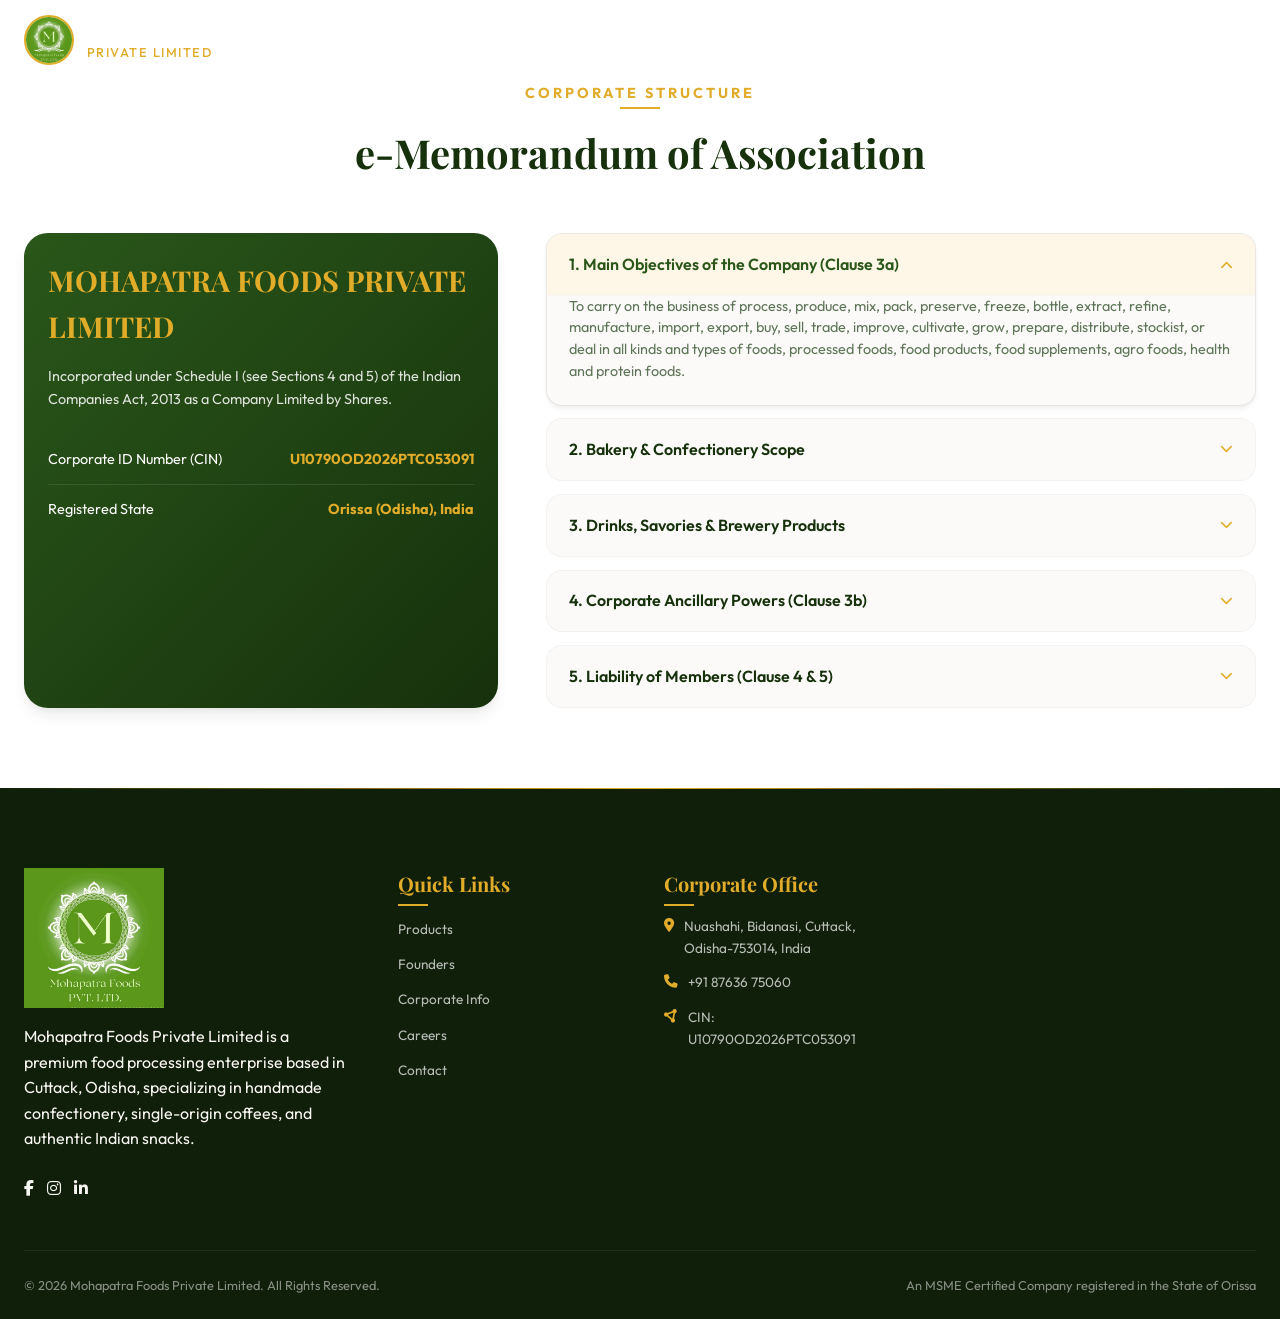
<file: corporate-info.html>
<!DOCTYPE html>
<html lang="en">
<head>
  <meta charset="UTF-8">
  <meta name="viewport" content="width=device-width, initial-scale=1.0">
  <title>Corporate Info | Mohapatra Foods Private Limited</title>
  <meta name="description" content="Read the corporate structure and memorandum of association for Mohapatra Foods Private Limited.">
  <meta name="keywords" content="Mohapatra Foods corporate info, MOA, corporate structure, Cuttack food company">
  <meta name="author" content="Mohapatra Foods Private Limited">
  <link rel="icon" type="image/jpeg" href="assets/images/logo.jpg">
  <link rel="stylesheet" href="https://cdnjs.cloudflare.com/ajax/libs/font-awesome/6.4.0/css/all.min.css">
  <link rel="stylesheet" href="assets/css/styles.css">
</head>
<body>
  <div class="page-bg-video">
    <video class="page-bg-video__media" autoplay muted loop playsinline>
      <source src="assets/videos/create_a_k_animated_premium_b.mp4" type="video/mp4">
    </video>
    <div class="page-bg-video__overlay"></div>
  </div>
  <header class="header" id="home">
    <div class="container nav-container">
      <a href="index.html#home" class="nav-brand">
        <img src="assets/images/logo.jpg" alt="Mohapatra Foods Logo" class="nav-logo">
        <div class="nav-logo-text">
          MOHAPATRA FOODS
          <span>PRIVATE LIMITED</span>
        </div>
      </a>
      <button class="hamburger" aria-label="Toggle Navigation">
        <span></span>
        <span></span>
        <span></span>
      </button>
      <nav class="nav-menu">
        <a href="index.html" class="nav-link">Home</a>
        <a href="index.html#about" class="nav-link">About Us</a>
        <a href="index.html#products" class="nav-link">Products</a>
        <div class="nav-item-dropdown">
          <button class="dropdown-toggle" aria-haspopup="true" aria-expanded="false">
            Departments <i class="fa-solid fa-chevron-down"></i>
          </button>
          <div class="dropdown-panel">
            <div class="dropdown-column">
              <div class="dropdown-title">Production & Dispatch</div>
              <a href="departments.html#processing-blending">Processing & Blending</a>
              <a href="departments.html#artisan-crafting">Artisan Crafting</a>
              <a href="departments.html#milling-packaging">Milling & Packaging</a>
              <a href="departments.html#raw-material-sourcing">Raw Material Sourcing</a>
              <a href="departments.html#inventory-warehousing">Inventory & Warehousing</a>
              <a href="departments.html#domestic-export-dispatch">Domestic / Export Dispatch</a>
            </div>
            <div class="dropdown-column">
              <div class="dropdown-title">Quality & Support</div>
              <a href="departments.html#quality-control-lab">Quality Control Lab</a>
              <a href="departments.html#regulatory-affairs">Regulatory Affairs</a>
              <a href="departments.html#recipe-rd">Recipe R&D</a>
              <a href="departments.html#brand-package-design">Brand & Package Design</a>
              <a href="departments.html#ecommerce-operations">eCommerce Operations</a>
              <a href="departments.html#retail-trade-distribution">Retail / Trade Distribution</a>
              <a href="departments.html#finance-accounts">Finance & Accounts</a>
              <a href="departments.html#hr-administration">HR & Administration</a>
              <a href="departments.html#it-support">IT Support</a>
            </div>
          </div>
        </div>
        <a href="founders.html#founders" class="nav-link">Founders</a>
        <a href="corporate-info.html#moa" class="nav-link active">Corporate Info</a>
        <a href="career.html" class="nav-link">Careers</a>
        <a href="index.html#contact" class="nav-link">Contact</a>
      </nav>
    </div>
  </header>

  <section id="moa" class="section-padding legal-accordion">
    <div class="section-bg-video">
      <video class="section-bg-video__media" autoplay muted loop playsinline>
        <source src="assets/videos/create_a_k_animated_premium_b.mp4" type="video/mp4">
      </video>
      <div class="section-bg-overlay"></div>
    </div>
    <div class="container">
      <div class="section-header">
        <span class="subtitle">Corporate Structure</span>
        <h2>e-Memorandum of Association</h2>
      </div>

      <div class="moa-grid">
        <div class="moa-info-panel animate-on-scroll animate-left">
          <h3>MOHAPATRA FOODS PRIVATE LIMITED</h3>
          <p>Incorporated under Schedule I (see Sections 4 and 5) of the Indian Companies Act, 2013 as a Company Limited by Shares.</p>
          
          <ul class="moa-data-list">
            <li class="moa-data-item">
              <span>Corporate ID Number (CIN)</span>
              <strong>U10790OD2026PTC053091</strong>
            </li>
            <li class="moa-data-item">
              <span>Registered State</span>
              <strong>Orissa (Odisha), India</strong>
            </li>
          </ul>
        </div>

        <div class="accordion animate-on-scroll animate-right">
          <div class="accordion-item active">
            <div class="accordion-header">
              <span class="accordion-title">1. Main Objectives of the Company (Clause 3a)</span>
              <i class="fa-solid fa-chevron-down accordion-icon"></i>
            </div>
            <div class="accordion-content" style="max-height: 500px;">
              <div class="accordion-content-inner">
                To carry on the business of process, produce, mix, pack, preserve, freeze, bottle, extract, refine, manufacture, import, export, buy, sell, trade, improve, cultivate, grow, prepare, distribute, stockist, or deal in all kinds and types of foods, processed foods, food products, food supplements, agro foods, health and protein foods.
              </div>
            </div>
          </div>

          <div class="accordion-item">
            <div class="accordion-header">
              <span class="accordion-title">2. Bakery & Confectionery Scope</span>
              <i class="fa-solid fa-chevron-down accordion-icon"></i>
            </div>
            <div class="accordion-content">
              <div class="accordion-content-inner">
                Processing and dealing in all confectionery items such as:
                <ul>
                  <li>Breads, biscuits, sweets, cakes, and pastries.</li>
                  <li>Baked cookies, chocolate-filled cookies, and wafers.</li>
                  <li>Artisan fancy chocolates and premium dark chocolate truffles.</li>
                  <li>Luxury confectionery exports, toffees, chewing gum, and bubble gum.</li>
                </ul>
              </div>
            </div>
          </div>

          <div class="accordion-item">
            <div class="accordion-header">
              <span class="accordion-title">3. Drinks, Savories & Brewery Products</span>
              <i class="fa-solid fa-chevron-down accordion-icon"></i>
            </div>
            <div class="accordion-content">
              <div class="accordion-content-inner">
                Specialized objects covering traditional Indian snacks and beverages:
                <ul>
                  <li>Muesli, corn flakes, oats, and high-fiber breakfast cereals.</li>
                  <li>Authentic Aloo Bhujia, chips, and premium Indian savory mixtures.</li>
                  <li>Tea and coffee, including single-origin Arabica & Robusta coffee beans, premium spray-dried instant coffee, and artisanal roasted coffee powder.</li>
                  <li>Soft drinks, juices, packed water, Indian craft beer, and premium lager brewery products.</li>
                </ul>
              </div>
            </div>
          </div>

          <div class="accordion-item">
            <div class="accordion-header">
              <span class="accordion-title">4. Corporate Ancillary Powers (Clause 3b)</span>
              <i class="fa-solid fa-chevron-down accordion-icon"></i>
            </div>
            <div class="accordion-content">
              <div class="accordion-content-inner">
                Matters necessary for the furtherance of main corporate objects:
                <ul>
                  <li>Acquire movable or immovable properties, rights, or privileges.</li>
                  <li>Enter into partnerships, joint ventures, or reciprocal concessions with other companies.</li>
                  <li>Import, buy, or improve all kinds of plants, machinery, and tools.</li>
                  <li>Negotiate and enter contracts for technical collaboration, financial participation, or patent right acquisitions.</li>
                  <li>Establish branches or sister concerns within or outside India.</li>
                </ul>
              </div>
            </div>
          </div>

          <div class="accordion-item">
            <div class="accordion-header">
              <span class="accordion-title">5. Liability of Members (Clause 4 & 5)</span>
              <i class="fa-solid fa-chevron-down accordion-icon"></i>
            </div>
            <div class="accordion-content">
              <div class="accordion-content-inner">
                The liability of the member(s) is limited, and this liability is limited to the amount unpaid, if any, on the shares held by them. Every member undertakes to contribute to the assets of the company in the event of winding up.
              </div>
            </div>
          </div>
        </div>
      </div>
    </div>
  </section>

  <footer class="footer">
    <div class="container">
      <div class="footer-grid">
        <div class="footer-col footer-about">
          <a href="index.html#home" class="footer-logo-link">
            <img src="assets/images/logo.jpg" alt="Mohapatra Foods Logo" class="footer-logo footer-logo-small">
          </a>
          <p>Mohapatra Foods Private Limited is a premium food processing enterprise based in Cuttack, Odisha, specializing in handmade confectionery, single-origin coffees, and authentic Indian snacks.</p>
          <div class="footer-socials">
            <a href="#" aria-label="Facebook"><i class="fa-brands fa-facebook-f"></i></a>
            <a href="#" aria-label="Instagram"><i class="fa-brands fa-instagram"></i></a>
            <a href="#" aria-label="LinkedIn"><i class="fa-brands fa-linkedin-in"></i></a>
          </div>
        </div>
        <div class="footer-col">
          <h3>Quick Links</h3>
          <ul class="footer-links">
            <li><a href="index.html#products">Products</a></li>
            <li><a href="founders.html#founders">Founders</a></li>
            <li><a href="corporate-info.html#moa">Corporate Info</a></li>
            <li><a href="career.html">Careers</a></li>
            <li><a href="index.html#contact">Contact</a></li>
          </ul>
        </div>
        <div class="footer-col">
          <h3>Corporate Office</h3>
          <ul class="footer-contact-list">
            <li>
              <i class="fa-solid fa-location-dot"></i>
              <span>Nuashahi, Bidanasi, Cuttack, Odisha-753014, India</span>
            </li>
            <li>
              <i class="fa-solid fa-phone"></i>
              <span>+91 87636 75060</span>
            </li>
            <li>
              <i class="fa-solid fa-circle-nodes"></i>
              <span>CIN: U10790OD2026PTC053091</span>
            </li>
          </ul>
        </div>
      </div>
      <div class="footer-bottom">
        <p class="footer-copyright">&copy; 2026 Mohapatra Foods Private Limited. All Rights Reserved.</p>
        <p class="footer-legal-tag">An MSME Certified Company registered in the State of Orissa</p>
      </div>
    </div>
  </footer>

  <script src="assets/js/main.js"></script>
</body>
</html>
</file>
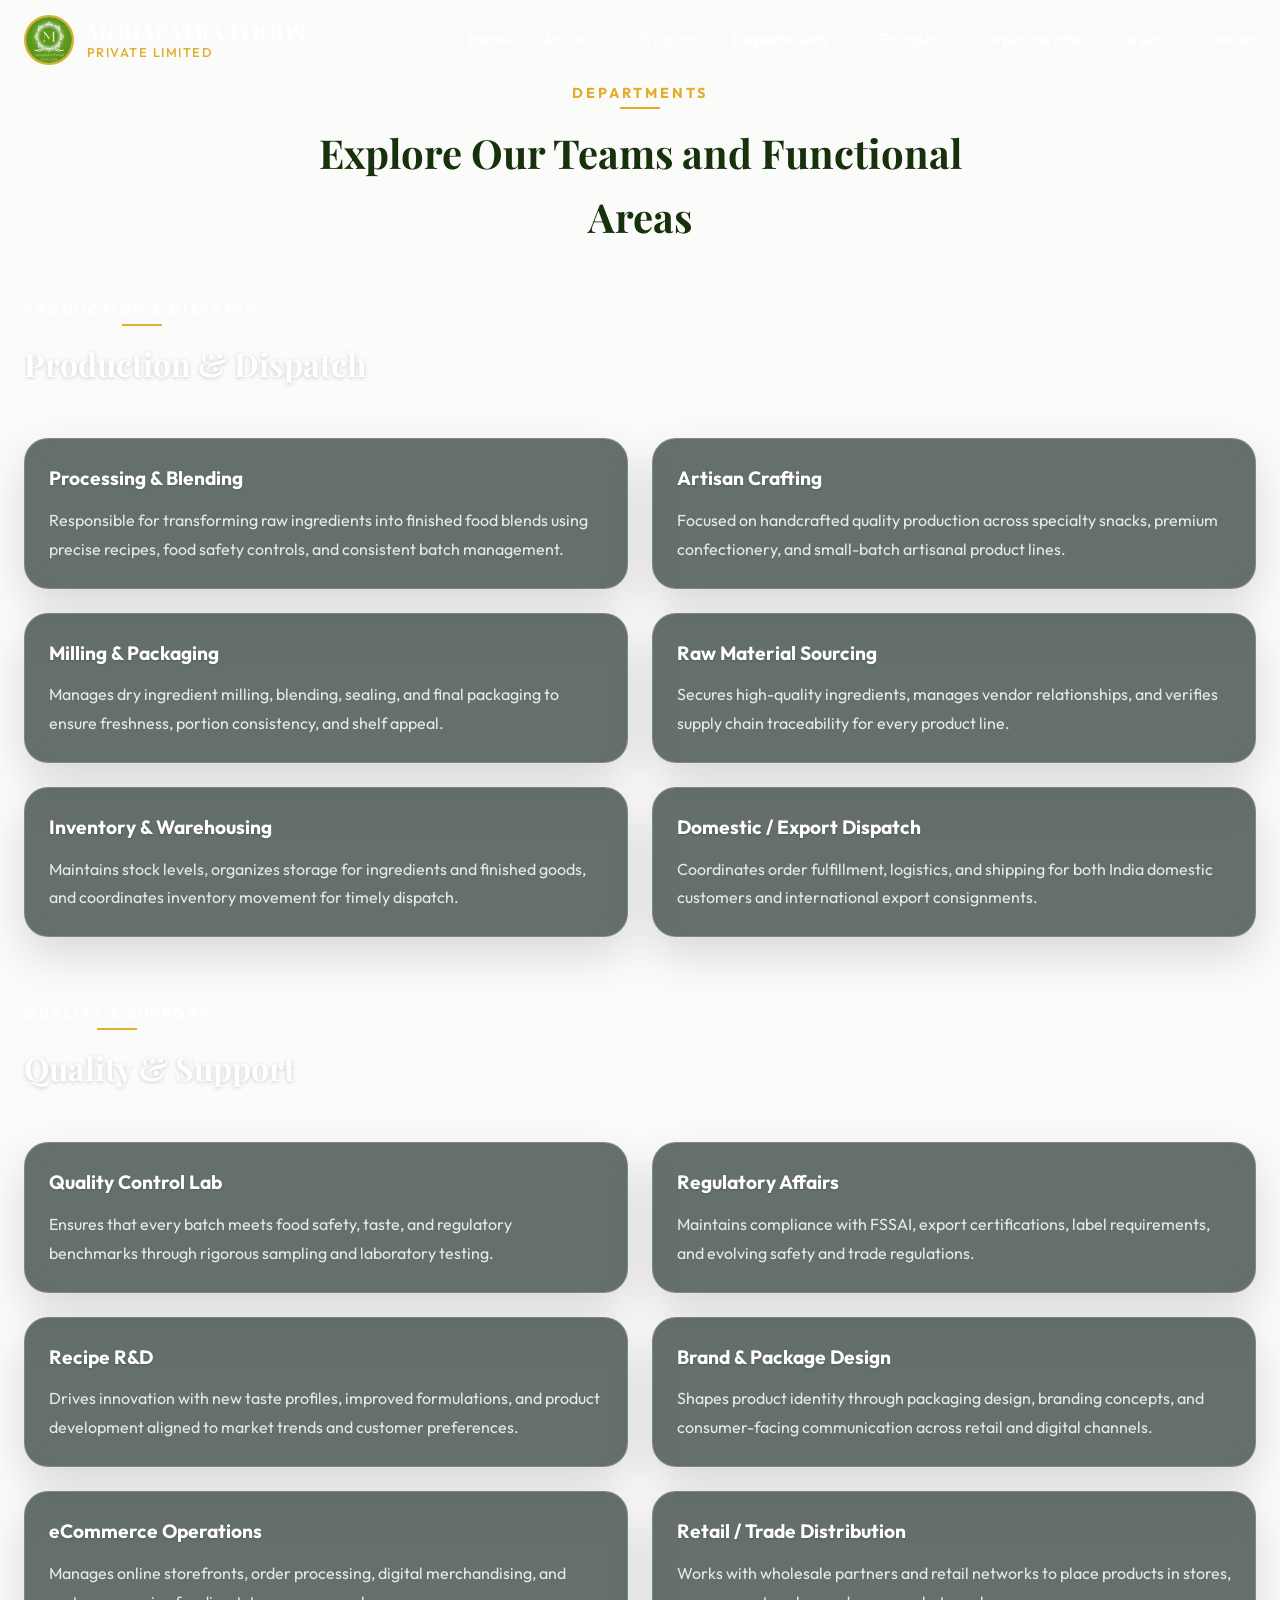
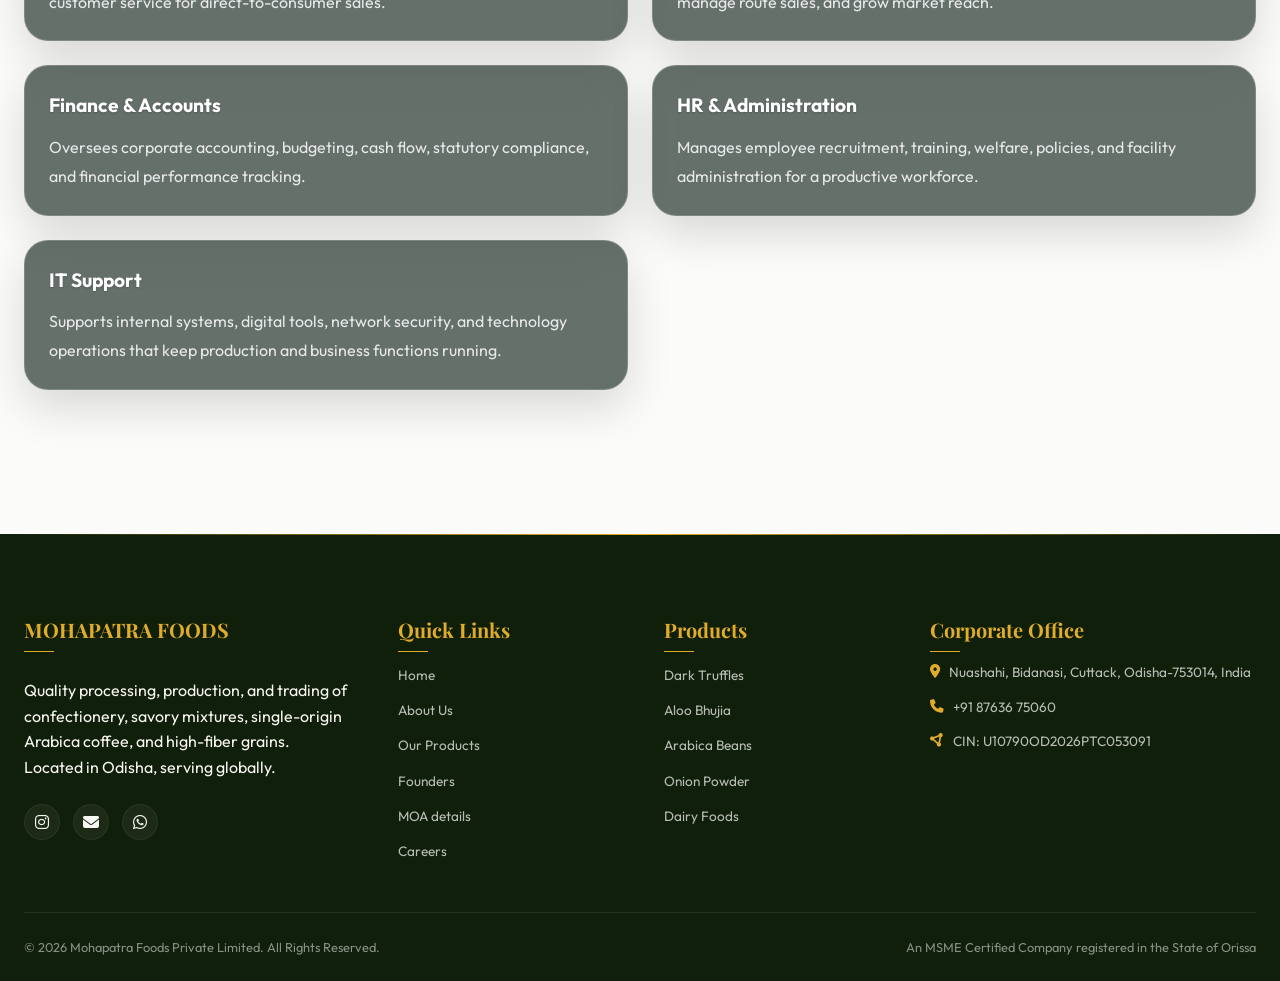
<file: departments.html>
<!DOCTYPE html>
<html lang="en">
<head>
  <meta charset="UTF-8">
  <meta name="viewport" content="width=device-width, initial-scale=1.0">
  <title>Departments | Mohapatra Foods Private Limited</title>
  <meta name="description" content="Explore the departments at Mohapatra Foods, from processing and quality control to finance, HR, and e-commerce operations.">
  <meta name="keywords" content="Mohapatra Foods departments, production, quality control, finance, HR, operations">
  <meta name="author" content="Mohapatra Foods Private Limited">
  <link rel="icon" type="image/jpeg" href="assets/images/logo.jpg">
  <link rel="stylesheet" href="https://cdnjs.cloudflare.com/ajax/libs/font-awesome/6.4.0/css/all.min.css">
  <link rel="stylesheet" href="assets/css/styles.css">
</head>
<body>
  <div class="page-bg-video">
    <video class="page-bg-video__media" autoplay muted loop playsinline>
      <source src="assets/videos/create_a_k_animated_premium_b.mp4" type="video/mp4">
    </video>
    <div class="page-bg-video__overlay"></div>
  </div>
  <header class="header" id="home">
    <div class="container nav-container">
      <a href="index.html#home" class="nav-brand">
        <img src="assets/images/logo.jpg" alt="Mohapatra Foods Logo" class="nav-logo">
        <div class="nav-logo-text">
          MOHAPATRA FOODS
          <span>PRIVATE LIMITED</span>
        </div>
      </a>
      <button class="hamburger" aria-label="Toggle Navigation">
        <span></span>
        <span></span>
        <span></span>
      </button>
      <nav class="nav-menu">
        <a href="index.html" class="nav-link">Home</a>
        <a href="index.html#about" class="nav-link">About Us</a>
        <a href="index.html#products" class="nav-link">Products</a>
        <div class="nav-item-dropdown">
          <button class="dropdown-toggle" aria-haspopup="true" aria-expanded="false">
            Departments <i class="fa-solid fa-chevron-down"></i>
          </button>
          <div class="dropdown-panel">
            <div class="dropdown-column">
              <div class="dropdown-title">Production & Dispatch</div>
              <a href="departments.html#processing-blending">Processing & Blending</a>
              <a href="departments.html#artisan-crafting">Artisan Crafting</a>
              <a href="departments.html#milling-packaging">Milling & Packaging</a>
              <a href="departments.html#raw-material-sourcing">Raw Material Sourcing</a>
              <a href="departments.html#inventory-warehousing">Inventory & Warehousing</a>
              <a href="departments.html#domestic-export-dispatch">Domestic / Export Dispatch</a>
            </div>
            <div class="dropdown-column">
              <div class="dropdown-title">Quality & Support</div>
              <a href="departments.html#quality-control-lab">Quality Control Lab</a>
              <a href="departments.html#regulatory-affairs">Regulatory Affairs</a>
              <a href="departments.html#recipe-rd">Recipe R&D</a>
              <a href="departments.html#brand-package-design">Brand & Package Design</a>
              <a href="departments.html#ecommerce-operations">eCommerce Operations</a>
              <a href="departments.html#retail-trade-distribution">Retail / Trade Distribution</a>
              <a href="departments.html#finance-accounts">Finance & Accounts</a>
              <a href="departments.html#hr-administration">HR & Administration</a>
              <a href="departments.html#it-support">IT Support</a>
            </div>
          </div>
        </div>
        <a href="founders.html#founders" class="nav-link">Founders</a>
        <a href="corporate-info.html#moa" class="nav-link">Corporate Info</a>
        <a href="career.html" class="nav-link">Careers</a>
        <a href="index.html#contact" class="nav-link">Contact</a>
      </nav>
    </div>
  </header>

  <main>
    <section class="section-padding">
      <div class="section-bg-video">
        <video class="section-bg-video__media" autoplay muted loop playsinline>
          <source src="assets/videos/create_a_k_animated_premium_b.mp4" type="video/mp4">
        </video>
        <div class="section-bg-overlay"></div>
      </div>
      <div class="container">
        <div class="section-header">
          <span class="subtitle">Departments</span>
          <h2>Explore Our Teams and Functional Areas</h2>
        </div>

        <div class="department-section">
          <div class="section-header" style="text-align: left; margin-left: 0;">
            <span class="subtitle">Production & Dispatch</span>
            <h2>Production & Dispatch</h2>
          </div>
          <div class="department-grid">
            <div class="department-card" id="processing-blending">
              <h3>Processing & Blending</h3>
              <p>Responsible for transforming raw ingredients into finished food blends using precise recipes, food safety controls, and consistent batch management.</p>
            </div>
            <div class="department-card" id="artisan-crafting">
              <h3>Artisan Crafting</h3>
              <p>Focused on handcrafted quality production across specialty snacks, premium confectionery, and small-batch artisanal product lines.</p>
            </div>
            <div class="department-card" id="milling-packaging">
              <h3>Milling & Packaging</h3>
              <p>Manages dry ingredient milling, blending, sealing, and final packaging to ensure freshness, portion consistency, and shelf appeal.</p>
            </div>
            <div class="department-card" id="raw-material-sourcing">
              <h3>Raw Material Sourcing</h3>
              <p>Secures high-quality ingredients, manages vendor relationships, and verifies supply chain traceability for every product line.</p>
            </div>
            <div class="department-card" id="inventory-warehousing">
              <h3>Inventory & Warehousing</h3>
              <p>Maintains stock levels, organizes storage for ingredients and finished goods, and coordinates inventory movement for timely dispatch.</p>
            </div>
            <div class="department-card" id="domestic-export-dispatch">
              <h3>Domestic / Export Dispatch</h3>
              <p>Coordinates order fulfillment, logistics, and shipping for both India domestic customers and international export consignments.</p>
            </div>
          </div>
        </div>

        <div class="department-section">
          <div class="section-header" style="text-align: left; margin-left: 0;">
            <span class="subtitle">Quality & Support</span>
            <h2>Quality & Support</h2>
          </div>
          <div class="department-grid">
            <div class="department-card" id="quality-control-lab">
              <h3>Quality Control Lab</h3>
              <p>Ensures that every batch meets food safety, taste, and regulatory benchmarks through rigorous sampling and laboratory testing.</p>
            </div>
            <div class="department-card" id="regulatory-affairs">
              <h3>Regulatory Affairs</h3>
              <p>Maintains compliance with FSSAI, export certifications, label requirements, and evolving safety and trade regulations.</p>
            </div>
            <div class="department-card" id="recipe-rd">
              <h3>Recipe R&D</h3>
              <p>Drives innovation with new taste profiles, improved formulations, and product development aligned to market trends and customer preferences.</p>
            </div>
            <div class="department-card" id="brand-package-design">
              <h3>Brand & Package Design</h3>
              <p>Shapes product identity through packaging design, branding concepts, and consumer-facing communication across retail and digital channels.</p>
            </div>
            <div class="department-card" id="ecommerce-operations">
              <h3>eCommerce Operations</h3>
              <p>Manages online storefronts, order processing, digital merchandising, and customer service for direct-to-consumer sales.</p>
            </div>
            <div class="department-card" id="retail-trade-distribution">
              <h3>Retail / Trade Distribution</h3>
              <p>Works with wholesale partners and retail networks to place products in stores, manage route sales, and grow market reach.</p>
            </div>
            <div class="department-card" id="finance-accounts">
              <h3>Finance & Accounts</h3>
              <p>Oversees corporate accounting, budgeting, cash flow, statutory compliance, and financial performance tracking.</p>
            </div>
            <div class="department-card" id="hr-administration">
              <h3>HR & Administration</h3>
              <p>Manages employee recruitment, training, welfare, policies, and facility administration for a productive workforce.</p>
            </div>
            <div class="department-card" id="it-support">
              <h3>IT Support</h3>
              <p>Supports internal systems, digital tools, network security, and technology operations that keep production and business functions running.</p>
            </div>
          </div>
        </div>
      </div>
    </section>
  </main>

  <footer class="footer">
    <div class="container">
      <div class="footer-grid">
        <div class="footer-col footer-about">
          <h3>MOHAPATRA FOODS</h3>
          <p>Quality processing, production, and trading of confectionery, savory mixtures, single-origin Arabica coffee, and high-fiber grains. Located in Odisha, serving globally.</p>
          <div class="footer-socials">
            <a href="https://instagram.com/mohapatrafoods" target="_blank" class="social-icon" aria-label="Instagram"><i class="fa-brands fa-instagram"></i></a>
            <a href="mailto:mohapatrafoods.admin@gmail.com" class="social-icon" aria-label="Email"><i class="fa-solid fa-envelope"></i></a>
            <a href="https://wa.me/918763675060" target="_blank" class="social-icon" aria-label="WhatsApp"><i class="fa-brands fa-whatsapp"></i></a>
          </div>
        </div>

        <div class="footer-col">
          <h3>Quick Links</h3>
          <ul class="footer-links">
            <li><a href="index.html#home">Home</a></li>
            <li><a href="index.html#about">About Us</a></li>
            <li><a href="index.html#products">Our Products</a></li>
            <li><a href="founders.html#founders">Founders</a></li>
            <li><a href="corporate-info.html#moa">MOA details</a></li>
            <li><a href="career.html">Careers</a></li>
          </ul>
        </div>

        <div class="footer-col">
          <h3>Products</h3>
          <ul class="footer-links">
            <li><a href="index.html#products">Dark Truffles</a></li>
            <li><a href="index.html#products">Aloo Bhujia</a></li>
            <li><a href="index.html#products">Arabica Beans</a></li>
            <li><a href="index.html#products">Onion Powder</a></li>
            <li><a href="index.html#products">Dairy Foods</a></li>
          </ul>
        </div>

        <div class="footer-col">
          <h3>Corporate Office</h3>
          <ul class="footer-contact-list">
            <li>
              <i class="fa-solid fa-location-dot"></i>
              <span>Nuashahi, Bidanasi, Cuttack, Odisha-753014, India</span>
            </li>
            <li>
              <i class="fa-solid fa-phone"></i>
              <span>+91 87636 75060</span>
            </li>
            <li>
              <i class="fa-solid fa-circle-nodes"></i>
              <span>CIN: U10790OD2026PTC053091</span>
            </li>
          </ul>
        </div>
      </div>

      <div class="footer-bottom">
        <p class="footer-copyright">&copy; 2026 Mohapatra Foods Private Limited. All Rights Reserved.</p>
        <p class="footer-legal-tag">An MSME Certified Company registered in the State of Orissa</p>
      </div>
    </div>
  </footer>

  <script src="assets/js/main.js"></script>
</body>
</html>
</file>
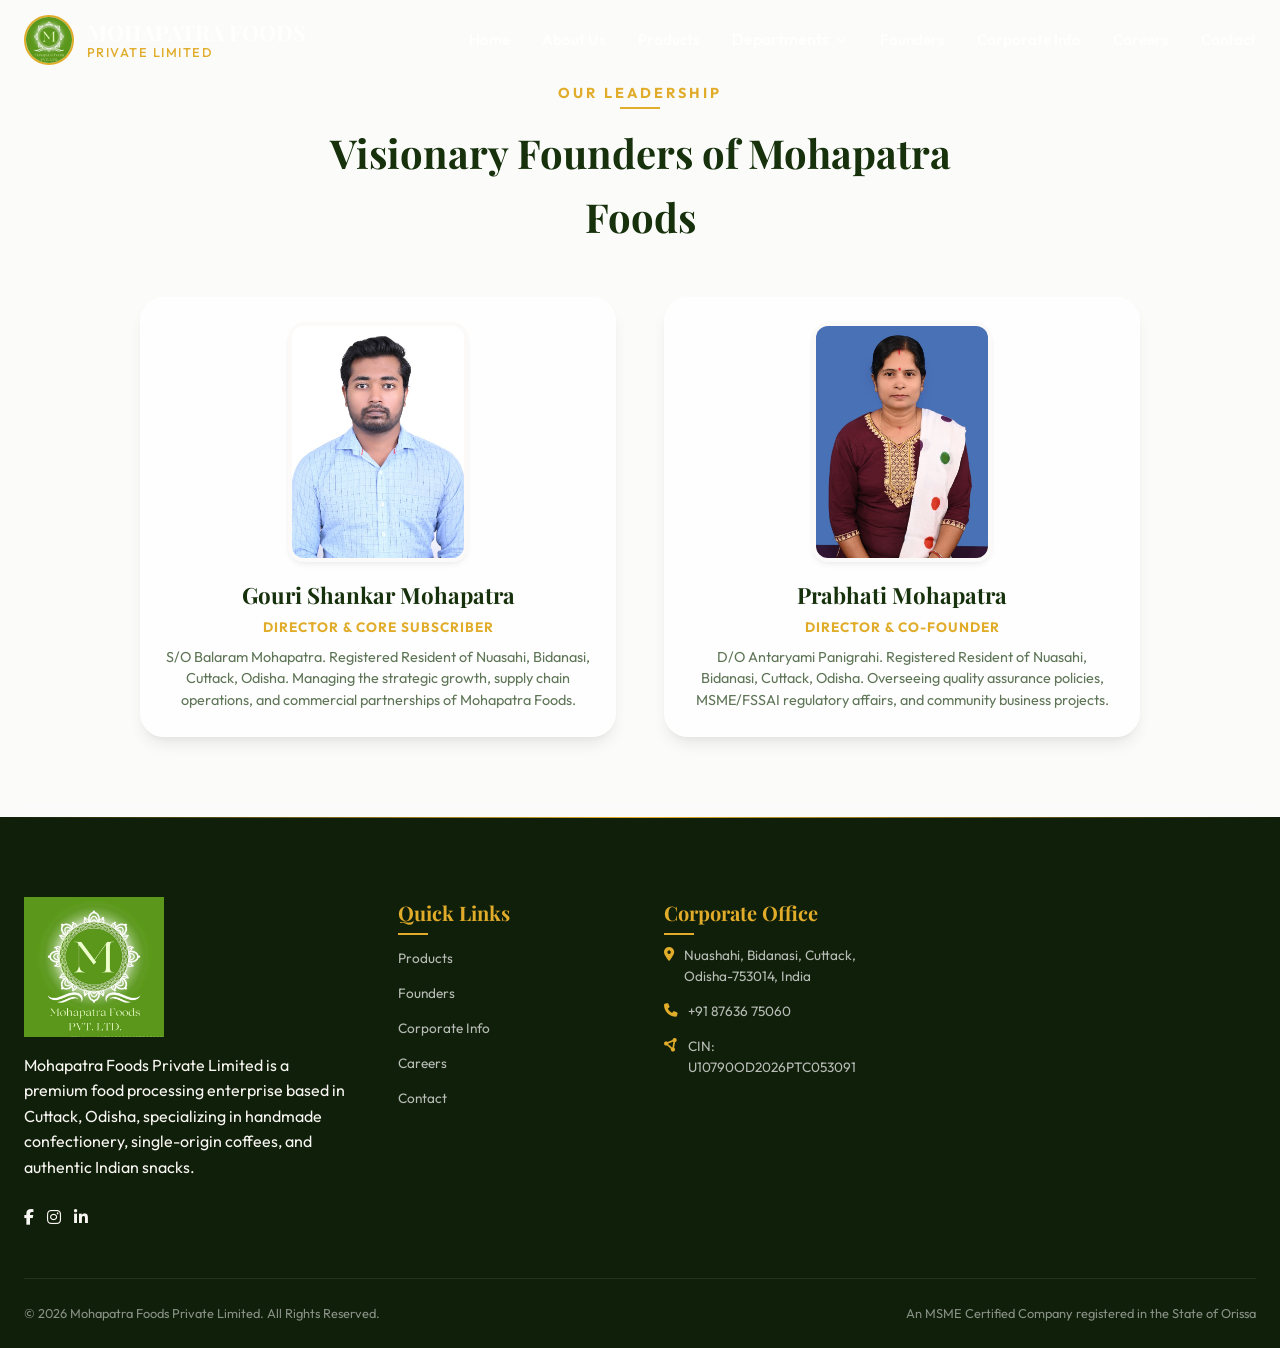
<file: founders.html>
<!DOCTYPE html>
<html lang="en">
<head>
  <meta charset="UTF-8">
  <meta name="viewport" content="width=device-width, initial-scale=1.0">
  <title>Founders | Mohapatra Foods Private Limited</title>
  <meta name="description" content="Meet the founders of Mohapatra Foods Private Limited. Learn about our leadership and strategic vision from Cuttack, Odisha.">
  <meta name="keywords" content="Mohapatra Foods founders, Cuttack Odisha leadership, food company founders, corporate leadership India">
  <meta name="author" content="Mohapatra Foods Private Limited">
  <link rel="icon" type="image/jpeg" href="assets/images/logo.jpg">
  <link rel="stylesheet" href="https://cdnjs.cloudflare.com/ajax/libs/font-awesome/6.4.0/css/all.min.css">
  <link rel="stylesheet" href="assets/css/styles.css">
</head>
<body>
  <div class="page-bg-video">
    <video class="page-bg-video__media" autoplay muted loop playsinline>
      <source src="assets/videos/create_a_k_animated_premium_b.mp4" type="video/mp4">
    </video>
    <div class="page-bg-video__overlay"></div>
  </div>
  <header class="header" id="home">
    <div class="container nav-container">
      <a href="index.html#home" class="nav-brand">
        <img src="assets/images/logo.jpg" alt="Mohapatra Foods Logo" class="nav-logo">
        <div class="nav-logo-text">
          MOHAPATRA FOODS
          <span>PRIVATE LIMITED</span>
        </div>
      </a>
      <button class="hamburger" aria-label="Toggle Navigation">
        <span></span>
        <span></span>
        <span></span>
      </button>
      <nav class="nav-menu">
        <a href="index.html" class="nav-link">Home</a>
        <a href="index.html#about" class="nav-link">About Us</a>
        <a href="index.html#products" class="nav-link">Products</a>
        <div class="nav-item-dropdown">
          <button class="dropdown-toggle" aria-haspopup="true" aria-expanded="false">
            Departments <i class="fa-solid fa-chevron-down"></i>
          </button>
          <div class="dropdown-panel">
            <div class="dropdown-column">
              <div class="dropdown-title">Production & Dispatch</div>
              <a href="departments.html#processing-blending">Processing & Blending</a>
              <a href="departments.html#artisan-crafting">Artisan Crafting</a>
              <a href="departments.html#milling-packaging">Milling & Packaging</a>
              <a href="departments.html#raw-material-sourcing">Raw Material Sourcing</a>
              <a href="departments.html#inventory-warehousing">Inventory & Warehousing</a>
              <a href="departments.html#domestic-export-dispatch">Domestic / Export Dispatch</a>
            </div>
            <div class="dropdown-column">
              <div class="dropdown-title">Quality & Support</div>
              <a href="departments.html#quality-control-lab">Quality Control Lab</a>
              <a href="departments.html#regulatory-affairs">Regulatory Affairs</a>
              <a href="departments.html#recipe-rd">Recipe R&D</a>
              <a href="departments.html#brand-package-design">Brand & Package Design</a>
              <a href="departments.html#ecommerce-operations">eCommerce Operations</a>
              <a href="departments.html#retail-trade-distribution">Retail / Trade Distribution</a>
              <a href="departments.html#finance-accounts">Finance & Accounts</a>
              <a href="departments.html#hr-administration">HR & Administration</a>
              <a href="departments.html#it-support">IT Support</a>
            </div>
          </div>
        </div>
        <a href="founders.html" class="nav-link active">Founders</a>
        <a href="corporate-info.html#moa" class="nav-link">Corporate Info</a>
        <a href="career.html" class="nav-link">Careers</a>
        <a href="index.html#contact" class="nav-link">Contact</a>
      </nav>
    </div>
  </header>

  <section id="founders" class="section-padding founders">
    <div class="section-bg-video">
      <video class="section-bg-video__media" autoplay muted loop playsinline>
        <source src="assets/videos/create_a_k_animated_premium_b.mp4" type="video/mp4">
      </video>
      <div class="section-bg-overlay"></div>
    </div>
    <div class="container">
      <div class="section-header">
        <span class="subtitle">Our Leadership</span>
        <h2>Visionary Founders of Mohapatra Foods</h2>
      </div>

      <div class="founders-grid">
        <div class="founder-card animate-on-scroll animate-left">
          <div class="founder-img-frame">
            <img src="assets/images/founder_gouri.jpg" alt="Gouri Shankar Mohapatra" class="founder-img">
          </div>
          <h3>Gouri Shankar Mohapatra</h3>
          <div class="founder-role">Director & Core Subscriber</div>
          <p class="founder-bio">
            S/O Balaram Mohapatra. Registered Resident of Nuasahi, Bidanasi, Cuttack, Odisha. Managing the strategic growth, supply chain operations, and commercial partnerships of Mohapatra Foods.
          </p>
        </div>

        <div class="founder-card animate-on-scroll animate-right">
          <div class="founder-img-frame">
            <img src="assets/images/founder_prabhati.jpg" alt="Prabhati Mohapatra" class="founder-img">
          </div>
          <h3>Prabhati Mohapatra</h3>
          <div class="founder-role">Director & Co-Founder</div>
          <p class="founder-bio">
            D/O Antaryami Panigrahi. Registered Resident of Nuasahi, Bidanasi, Cuttack, Odisha. Overseeing quality assurance policies, MSME/FSSAI regulatory affairs, and community business projects.
          </p>
        </div>
      </div>
    </div>
  </section>

  <footer class="footer">
    <div class="container">
      <div class="footer-grid">
        <div class="footer-col footer-about">
          <a href="index.html#home" class="footer-logo-link">
            <img src="assets/images/logo.jpg" alt="Mohapatra Foods Logo" class="footer-logo footer-logo-small">
          </a>
          <p>Mohapatra Foods Private Limited is a premium food processing enterprise based in Cuttack, Odisha, specializing in handmade confectionery, single-origin coffees, and authentic Indian snacks.</p>
          <div class="footer-socials">
            <a href="#" aria-label="Facebook"><i class="fa-brands fa-facebook-f"></i></a>
            <a href="#" aria-label="Instagram"><i class="fa-brands fa-instagram"></i></a>
            <a href="#" aria-label="LinkedIn"><i class="fa-brands fa-linkedin-in"></i></a>
          </div>
        </div>
        <div class="footer-col">
          <h3>Quick Links</h3>
          <ul class="footer-links">
            <li><a href="index.html#products">Products</a></li>
            <li><a href="founders.html#founders">Founders</a></li>
            <li><a href="corporate-info.html#moa">Corporate Info</a></li>
            <li><a href="career.html">Careers</a></li>
            <li><a href="index.html#contact">Contact</a></li>
          </ul>
        </div>
        <div class="footer-col">
          <h3>Corporate Office</h3>
          <ul class="footer-contact-list">
            <li>
              <i class="fa-solid fa-location-dot"></i>
              <span>Nuashahi, Bidanasi, Cuttack, Odisha-753014, India</span>
            </li>
            <li>
              <i class="fa-solid fa-phone"></i>
              <span>+91 87636 75060</span>
            </li>
            <li>
              <i class="fa-solid fa-circle-nodes"></i>
              <span>CIN: U10790OD2026PTC053091</span>
            </li>
          </ul>
        </div>
      </div>
      <div class="footer-bottom">
        <p class="footer-copyright">&copy; 2026 Mohapatra Foods Private Limited. All Rights Reserved.</p>
        <p class="footer-legal-tag">An MSME Certified Company registered in the State of Orissa</p>
      </div>
    </div>
  </footer>

  <script src="assets/js/main.js"></script>
</body>
</html>
</file>
<file: assets/css/styles.css>
/* Mohapatra Foods Private Limited - Design System & Styling */

@import url('https://fonts.googleapis.com/css2?family=Outfit:wght@300;400;500;600;700;800&family=Playfair+Display:ital,wght@0,400;0,600;0,700;1,400&display=swap');

:root {
  /* Color Palette - Premium Natural Green & Royal Gold */
  --color-primary: hsl(104, 54%, 22%);       /* Dark Forest Green */
  --color-primary-light: hsl(104, 45%, 35%); /* Leaf Green */
  --color-primary-dark: hsl(104, 60%, 12%);  /* Deep Organic Green */
  
  --color-accent: hsl(43, 75%, 52%);         /* Royal Gold */
  --color-accent-hover: hsl(43, 85%, 45%);   /* Rich Amber Gold */
  --color-accent-light: hsl(43, 90%, 95%);   /* Pale Gold Mist */

  --color-bg-light: hsl(40, 25%, 98%);       /* Warm Cream */
  --color-bg-white: hsl(0, 0%, 100%);        /* Pure White */
  --color-bg-dark: hsl(104, 50%, 8%);        /* Extremely Dark Green */
  
  --color-text-dark: hsl(104, 40%, 12%);     /* Deep Charcoal Green */
  --color-text-muted: hsl(104, 15%, 40%);    /* Forest Gray */
  --color-text-light: hsl(40, 30%, 96%);     /* Soft White-Cream */

  /* Fonts */
  --font-primary: 'Outfit', sans-serif;
  --font-display: 'Playfair Display', serif;

  /* Spacing */
  --spacing-xs: 0.5rem;
  --spacing-sm: 1rem;
  --spacing-md: 1.5rem;
  --spacing-lg: 3rem;
  --spacing-xl: 5rem;

  /* Shadows */
  --shadow-sm: 0 4px 6px -1px rgba(0, 0, 0, 0.05), 0 2px 4px -1px rgba(0, 0, 0, 0.03);
  --shadow-md: 0 10px 15px -3px rgba(0, 0, 0, 0.08), 0 4px 6px -2px rgba(0, 0, 0, 0.04);
  --shadow-lg: 0 20px 25px -5px rgba(0, 0, 0, 0.12), 0 10px 10px -5px rgba(0, 0, 0, 0.06);
  --shadow-gold: 0 10px 30px -5px hsla(43, 75%, 52%, 0.25);
  
  /* Borders */
  --radius-sm: 8px;
  --radius-md: 16px;
  --radius-lg: 24px;
  --radius-full: 9999px;
  
  --transition-smooth: all 0.4s cubic-bezier(0.16, 1, 0.3, 1);
  --transition-fast: all 0.2s ease;
}

/* Reset & Base Styles */
*, *::before, *::after {
  box-sizing: border-box;
  margin: 0;
  padding: 0;
}

html {
  scroll-behavior: smooth;
  font-size: 16px;
}

body {
  font-family: var(--font-primary);
  background-color: var(--color-bg-light);
  color: var(--color-text-dark);
  line-height: 1.6;
  overflow-x: hidden;
}

.page-bg-video {
  position: fixed;
  inset: 0;
  z-index: -100;
  overflow: hidden;
  pointer-events: none;
}

.page-bg-video__media {
  position: absolute;
  inset: 0;
  width: 100%;
  height: 100%;
  object-fit: cover;
  opacity: 0.65;
  filter: blur(12px) brightness(0.8);
  transform: scale(1.05);
}

.page-bg-video__overlay {
  position: absolute;
  inset: 0;
  background: rgba(246, 250, 251, 0.22);
  backdrop-filter: blur(10px);
  mix-blend-mode: screen;
}

.section-bg-video {
  position: absolute;
  inset: 0;
  width: 100%;
  height: 100%;
  overflow: hidden;
  pointer-events: none;
  z-index: -1;
}

.section-bg-video__media {
  width: 100%;
  height: 100%;
  object-fit: cover;
  opacity: 0.55;
  filter: blur(12px) brightness(0.86) saturate(1.05);
  transform: scale(1.05);
}

.section-bg-overlay {
  position: absolute;
  inset: 0;
  background: rgba(255, 255, 255, 0.18);
  backdrop-filter: blur(8px);
}

.hero,
.trust-badges,
.section-padding,
.career-hero,
.legal-accordion,
.founders {
  position: relative;
  overflow: hidden;
}

a {
  color: inherit;
  text-decoration: none;
  transition: var(--transition-fast);
}

img {
  max-width: 100%;
  height: auto;
  display: block;
}

button, input, textarea, select {
  font-family: inherit;
  font-size: inherit;
}

.container {
  width: 100%;
  max-width: 1280px;
  margin: 0 auto;
  padding: 0 var(--spacing-md);
}

.section-padding {
  padding: var(--spacing-xl) 0;
}

@media (max-width: 768px) {
  .section-padding {
    padding: var(--spacing-lg) 0;
  }
}

/* Scrollbar Style */
::-webkit-scrollbar {
  width: 10px;
}
::-webkit-scrollbar-track {
  background: var(--color-bg-light);
}
::-webkit-scrollbar-thumb {
  background: var(--color-primary-light);
  border-radius: var(--radius-full);
  border: 2px solid var(--color-bg-light);
}
::-webkit-scrollbar-thumb:hover {
  background: var(--color-primary);
}

/* Section Headers */
.section-header {
  text-align: center;
  max-width: 700px;
  margin: 0 auto var(--spacing-lg) auto;
}

.section-header .subtitle {
  font-size: 0.9rem;
  text-transform: uppercase;
  letter-spacing: 3px;
  color: var(--color-accent);
  font-weight: 700;
  display: inline-block;
  margin-bottom: var(--spacing-xs);
  position: relative;
}

.section-header .subtitle::after {
  content: '';
  position: absolute;
  bottom: -4px;
  left: 50%;
  transform: translateX(-50%);
  width: 40px;
  height: 2px;
  background-color: var(--color-accent);
}

.section-header h2 {
  font-family: var(--font-display);
  font-size: 2.5rem;
  color: var(--color-primary-dark);
  font-weight: 700;
  margin-top: var(--spacing-xs);
}

.department-section {
  margin-bottom: 4rem;
}

.department-section .section-header {
  padding-bottom: 1rem;
  border-bottom: 1px solid rgba(255, 255, 255, 0.22);
  margin-bottom: 1.75rem;
}

.department-section .section-header .subtitle {
  color: #ffffff;
  letter-spacing: 0.18em;
  opacity: 0.95;
}

.department-section .section-header h2 {
  color: #ffffff;
  font-size: 2rem;
  font-family: var(--font-display);
  text-shadow: 0 1px 4px rgba(0, 0, 0, 0.2);
}

.department-grid {
  display: grid;
  gap: 1.5rem;
  grid-template-columns: repeat(2, minmax(0, 1fr));
  margin-top: 2rem;
}

.department-card {
  background: rgba(10, 26, 18, 0.62);
  backdrop-filter: blur(18px);
  border-radius: var(--radius-lg);
  border: 1px solid rgba(255, 255, 255, 0.18);
  padding: 1.5rem;
  box-shadow: 0 18px 45px rgba(0, 0, 0, 0.14);
}

.department-card h3 {
  font-size: 1.2rem;
  margin-bottom: 0.75rem;
  color: #ffffff;
  text-shadow: 0 1px 2px rgba(0, 0, 0, 0.2);
}

.department-card p {
  line-height: 1.8;
  color: rgba(255, 255, 255, 0.85);
}

@media (max-width: 992px) {
  .department-grid {
    grid-template-columns: 1fr;
  }
}

@media (max-width: 768px) {
  .section-header h2 {
    font-size: 2rem;
  }
}

/* Buttons */
.btn {
  display: inline-flex;
  align-items: center;
  justify-content: center;
  gap: 0.5rem;
  padding: 0.8rem 1.8rem;
  border-radius: var(--radius-full);
  font-weight: 600;
  font-size: 0.95rem;
  cursor: pointer;
  transition: var(--transition-smooth);
  border: none;
}

.btn-primary {
  background-color: var(--color-primary);
  color: var(--color-bg-white);
  box-shadow: 0 4px 12px hsla(104, 54%, 22%, 0.2);
}

.btn-primary:hover {
  background-color: var(--color-primary-light);
  transform: translateY(-2px);
  box-shadow: 0 6px 18px hsla(104, 54%, 22%, 0.3);
}

.btn-accent {
  background-color: var(--color-accent);
  color: var(--color-primary-dark);
  box-shadow: var(--shadow-gold);
}

.btn-accent:hover {
  background-color: var(--color-accent-hover);
  transform: translateY(-2px);
  box-shadow: 0 8px 24px hsla(43, 75%, 52%, 0.35);
}

.btn-outline {
  background-color: transparent;
  border: 2px solid var(--color-primary);
  color: var(--color-primary);
}

.btn-outline:hover {
  background-color: var(--color-primary);
  color: var(--color-bg-white);
  transform: translateY(-2px);
}

.btn-outline-white {
  background-color: transparent;
  border: 2px solid var(--color-bg-white);
  color: var(--color-bg-white);
}

.btn-outline-white:hover {
  background-color: var(--color-bg-white);
  color: var(--color-primary-dark);
  transform: translateY(-2px);
}

/* Header & Glass Navbar */
.header {
  position: fixed;
  top: 0;
  left: 0;
  width: 100%;
  z-index: 1000;
  transition: var(--transition-smooth);
}

.header.scrolled {
  background-color: rgba(255, 255, 255, 0.85);
  backdrop-filter: blur(12px);
  -webkit-backdrop-filter: blur(12px);
  box-shadow: var(--shadow-sm);
  border-bottom: 1px solid rgba(104, 54, 22, 0.08);
}

.header.scrolled .nav-link {
  color: var(--color-text-dark);
}

.header.scrolled .nav-logo-text {
  color: var(--color-primary);
}

.header.scrolled .hamburger span {
  background-color: var(--color-primary);
}

.nav-container {
  display: flex;
  align-items: center;
  justify-content: space-between;
  height: 80px;
  transition: var(--transition-smooth);
}

.header.scrolled .nav-container {
  height: 70px;
}

.nav-brand {
  display: flex;
  align-items: center;
  gap: 0.8rem;
}

.nav-logo {
  height: 50px;
  width: 50px;
  border-radius: var(--radius-full);
  object-fit: cover;
  border: 2px solid var(--color-accent);
}

.nav-logo-text {
  font-family: var(--font-display);
  font-weight: 700;
  font-size: 1.35rem;
  color: var(--color-bg-white);
  line-height: 1.1;
  transition: var(--transition-smooth);
}

.nav-logo-text span {
  font-size: 0.8rem;
  display: block;
  font-family: var(--font-primary);
  font-weight: 500;
  letter-spacing: 1.5px;
  color: var(--color-accent);
}

.nav-menu {
  display: flex;
  align-items: center;
  gap: 2rem;
}

.nav-link {
  color: var(--color-bg-white);
  font-weight: 550;
  font-size: 0.95rem;
  position: relative;
  padding: 0.5rem 0;
}

.nav-link::after {
  content: '';
  position: absolute;
  bottom: 0;
  left: 0;
  width: 0;
  height: 2px;
  background-color: var(--color-accent);
  transition: var(--transition-fast);
}

.nav-link:hover::after,
.nav-link.active::after {
  width: 100%;
}

.nav-link:hover {
  color: var(--color-accent) !important;
}

.nav-item-dropdown {
  position: relative;
}

.dropdown-toggle {
  display: inline-flex;
  align-items: center;
  justify-content: space-between;
  gap: 0.35rem;
  color: var(--color-bg-white);
  background: transparent;
  border: none;
  font: inherit;
  cursor: pointer;
  padding: 0.5rem 0;
  font-weight: 550;
}

.dropdown-toggle .fa-chevron-down {
  font-size: 0.8rem;
}

.dropdown-panel {
  position: absolute;
  z-index: 1100;
  top: calc(100% + 0.4rem);
  left: 0;
  min-width: 360px;
  width: max-content;
  background: var(--color-bg-white);
  border-radius: var(--radius-lg);
  border: 1px solid rgba(16, 64, 31, 0.12);
  box-shadow: 0 28px 60px rgba(0, 0, 0, 0.08);
  padding: 1rem;
  display: none;
  gap: 1rem;
  grid-template-columns: repeat(2, minmax(180px, 1fr));
}

.nav-item-dropdown:hover .dropdown-panel,
.nav-item-dropdown.dropdown-open .dropdown-panel {
  display: grid;
}

.dropdown-column {
  display: flex;
  flex-direction: column;
  gap: 0.65rem;
}

.dropdown-title {
  font-weight: 700;
  color: var(--color-primary);
  margin-bottom: 0.55rem;
}

.dropdown-panel a {
  color: var(--color-text-dark);
  text-decoration: none;
  padding: 0.35rem 0;
  transition: color 0.2s ease;
}

.dropdown-panel a:hover {
  color: var(--color-accent);
}

@media (max-width: 992px) {
  .dropdown-panel {
    position: static;
    width: 100%;
    border: none;
    box-shadow: none;
    padding: 0;
    display: none;
    grid-template-columns: 1fr;
    margin-top: 0.5rem;
  }

  .nav-item-dropdown.dropdown-open .dropdown-panel {
    display: grid;
  }

  .dropdown-title {
    margin-top: 1rem;
  }

  .dropdown-toggle {
    color: var(--color-text-dark);
    width: 100%;
    text-align: left;
    padding: 0.5rem 0;
  }
}

/* Hamburger Menu (Mobile) */
.hamburger {
  display: none;
  flex-direction: column;
  justify-content: space-between;
  width: 28px;
  height: 20px;
  background: transparent;
  border: none;
  cursor: pointer;
  z-index: 1100;
}

.hamburger span {
  width: 100%;
  height: 2px;
  background-color: var(--color-bg-white);
  border-radius: 4px;
  transition: var(--transition-fast);
}

/* Mobile Sidebar Drawer */
@media (max-width: 992px) {
  .hamburger {
    display: flex;
  }

  .nav-menu {
    position: fixed;
    top: 0;
    right: -100%;
    width: 300px;
    height: 100vh;
    background-color: var(--color-bg-white);
    flex-direction: column;
    align-items: flex-start;
    padding: 100px var(--spacing-lg) var(--spacing-lg) var(--spacing-lg);
    box-shadow: var(--shadow-lg);
    transition: var(--transition-smooth);
    z-index: 1050;
    gap: 1.5rem;
  }

  .nav-menu.open {
    right: 0;
  }

  .nav-link {
    color: var(--color-text-dark) !important;
    font-size: 1.1rem;
    width: 100%;
  }

  .header.scrolled .hamburger span {
    background-color: var(--color-primary);
  }

  /* Hamburger active state */
  .hamburger.active span:nth-child(1) {
    transform: translateY(9px) rotate(45deg);
  }
  .hamburger.active span:nth-child(2) {
    opacity: 0;
  }
  .hamburger.active span:nth-child(3) {
    transform: translateY(-9px) rotate(-45deg);
  }
}

/* Hero Section */
.hero {
  position: relative;
  min-height: 100vh;
  display: flex;
  align-items: center;
  background: linear-gradient(135deg, var(--color-primary-dark) 0%, var(--color-primary) 100%);
  color: var(--color-bg-white);
  padding-top: 100px;
  overflow: hidden;
}

/* Organic background grid vectors */
.hero::before {
  content: '';
  position: absolute;
  top: 0;
  left: 0;
  width: 100%;
  height: 100%;
  background-image: radial-gradient(rgba(255, 255, 255, 0.05) 1px, transparent 1px);
  background-size: 24px 24px;
  opacity: 0.7;
  pointer-events: none;
}

.hero-shapes .shape {
  position: absolute;
  border-radius: var(--radius-full);
  filter: blur(80px);
  z-index: 1;
  pointer-events: none;
}

.hero-shapes .shape-1 {
  background: var(--color-accent);
  width: 350px;
  height: 350px;
  top: -100px;
  right: -50px;
  opacity: 0.15;
}

.hero-shapes .shape-2 {
  background: var(--color-primary-light);
  width: 500px;
  height: 500px;
  bottom: -200px;
  left: -200px;
  opacity: 0.25;
}

.hero .container {
  position: relative;
  z-index: 2;
}

.hero-grid {
  display: grid;
  grid-template-columns: 1.1fr 0.9fr;
  gap: var(--spacing-lg);
  align-items: center;
}

@media (max-width: 992px) {
  .hero {
    min-height: auto;
    padding-top: 120px;
    padding-bottom: var(--spacing-lg);
  }
  .hero-grid {
    grid-template-columns: 1fr;
    gap: var(--spacing-lg);
    text-align: center;
  }
}

.hero-content {
  opacity: 0;
  transform: translateY(30px);
  animation: fadeInUp 0.8s cubic-bezier(0.16, 1, 0.3, 1) forwards;
}

.hero-badge {
  display: inline-flex;
  align-items: center;
  gap: 0.5rem;
  background-color: rgba(255, 255, 255, 0.1);
  border: 1px solid rgba(255, 255, 255, 0.15);
  padding: 0.4rem 1rem;
  border-radius: var(--radius-full);
  font-size: 0.85rem;
  font-weight: 600;
  color: var(--color-accent);
  margin-bottom: var(--spacing-sm);
  backdrop-filter: blur(4px);
  -webkit-backdrop-filter: blur(4px);
}

.hero-content h1 {
  font-family: var(--font-display);
  font-size: 3.8rem;
  line-height: 1.15;
  font-weight: 700;
  margin-bottom: var(--spacing-sm);
}

.hero-content h1 span {
  color: var(--color-accent);
  position: relative;
  display: inline-block;
}

.hero-content p {
  font-size: 1.15rem;
  color: rgba(255, 255, 255, 0.85);
  margin-bottom: var(--spacing-md);
  max-width: 580px;
}

@media (max-width: 992px) {
  .hero-content h1 {
    font-size: 2.8rem;
  }
  .hero-content p {
    margin-left: auto;
    margin-right: auto;
  }
}

.hero-actions {
  display: flex;
  gap: 1rem;
  flex-wrap: wrap;
}

@media (max-width: 992px) {
  .hero-actions {
    justify-content: center;
  }
}

/* Hero Visual card wrapper */
.hero-visual {
  position: relative;
  display: flex;
  justify-content: center;
  align-items: center;
  opacity: 0;
  transform: scale(0.95);
  animation: scaleIn 1s cubic-bezier(0.16, 1, 0.3, 1) 0.2s forwards;
}

.card-frame {
  position: relative;
  background: rgba(255, 255, 255, 0.03);
  border: 1px solid rgba(255, 255, 255, 0.1);
  padding: var(--spacing-sm);
  border-radius: var(--radius-lg);
  box-shadow: var(--shadow-lg);
  backdrop-filter: blur(8px);
  -webkit-backdrop-filter: blur(8px);
  max-width: 100%;
  transition: var(--transition-smooth);
}

.card-frame img {
  border-radius: var(--radius-md);
  width: 100%;
  height: auto;
  box-shadow: var(--shadow-md);
}

.card-frame:hover {
  transform: translateY(-5px) rotate(1deg);
  box-shadow: 0 30px 50px rgba(0, 0, 0, 0.3);
  border-color: rgba(255, 255, 255, 0.2);
}

/* Floating interactive pill */
.floating-pill {
  position: absolute;
  bottom: -20px;
  right: 20px;
  background: var(--color-bg-white);
  color: var(--color-primary-dark);
  padding: 0.8rem 1.2rem;
  border-radius: var(--radius-md);
  display: flex;
  align-items: center;
  gap: 0.8rem;
  box-shadow: var(--shadow-lg);
  animation: float 4s ease-in-out infinite;
  border: 1px solid rgba(104, 54, 22, 0.1);
}

.floating-pill-icon {
  background: var(--color-accent-light);
  color: var(--color-accent);
  height: 40px;
  width: 40px;
  border-radius: var(--radius-full);
  display: flex;
  align-items: center;
  justify-content: center;
  font-size: 1.2rem;
}

.floating-pill-info h4 {
  font-weight: 700;
  font-size: 0.9rem;
  line-height: 1.2;
}

.floating-pill-info p {
  font-size: 0.75rem;
  color: var(--color-text-muted);
}

/* Trust Badges Banner */
.trust-badges {
  background-color: var(--color-bg-white);
  padding: var(--spacing-md) 0;
  box-shadow: var(--shadow-sm);
  position: relative;
  z-index: 10;
  border-bottom: 1px solid rgba(0, 0, 0, 0.05);
}

.badges-grid {
  display: grid;
  grid-template-columns: repeat(4, 1fr);
  gap: var(--spacing-md);
  align-items: center;
  text-align: center;
}

@media (max-width: 992px) {
  .badges-grid {
    grid-template-columns: repeat(2, 1fr);
    gap: var(--spacing-md);
  }
}

@media (max-width: 480px) {
  .badges-grid {
    grid-template-columns: 1fr;
    gap: var(--spacing-sm);
  }
}

.badge-item {
  display: flex;
  align-items: center;
  justify-content: center;
  gap: 0.8rem;
  padding: 0.5rem;
}

.badge-icon {
  font-size: 1.8rem;
  color: var(--color-accent);
  background: var(--color-accent-light);
  height: 48px;
  width: 48px;
  border-radius: var(--radius-full);
  display: flex;
  align-items: center;
  justify-content: center;
}

.badge-text h4 {
  font-size: 0.95rem;
  font-weight: 700;
  color: var(--color-primary-dark);
  text-align: left;
}

.badge-text p {
  font-size: 0.75rem;
  color: var(--color-text-muted);
  text-align: left;
}

/* About Section */
.about-grid {
  display: grid;
  grid-template-columns: 1fr 1fr;
  gap: var(--spacing-lg);
  align-items: center;
}

@media (max-width: 992px) {
  .about-grid {
    grid-template-columns: 1fr;
    gap: var(--spacing-lg);
  }
}

.about-images {
  position: relative;
  display: flex;
  justify-content: center;
}

.about-img-wrapper {
  position: relative;
  border-radius: var(--radius-lg);
  overflow: hidden;
  box-shadow: var(--shadow-lg);
  border: 4px solid var(--color-bg-white);
  max-width: 80%;
  transition: var(--transition-smooth);
}

.about-img-wrapper::after {
  content: '';
  position: absolute;
  top: 15px;
  left: 15px;
  right: 15px;
  bottom: 15px;
  border: 1px solid rgba(255, 255, 255, 0.4);
  border-radius: calc(var(--radius-lg) - 4px);
  pointer-events: none;
}

.about-img-wrapper:hover {
  transform: translateY(-8px);
  box-shadow: var(--shadow-gold);
}


.about-content .intro-text {
  font-size: 1.15rem;
  font-weight: 500;
  color: rgba(255, 255, 255, 0.92);
  margin-bottom: var(--spacing-sm);
}

.about-content p {
  color: rgba(255, 255, 255, 0.78);
  margin-bottom: var(--spacing-md);
}

.about-features {
  display: grid;
  grid-template-columns: 1fr 1fr;
  gap: var(--spacing-sm);
  margin-top: var(--spacing-md);
}

@media (max-width: 480px) {
  .about-features {
    grid-template-columns: 1fr;
  }
}

.about-feature-item {
  display: flex;
  align-items: flex-start;
  gap: 0.6rem;
}

.about-feature-item i {
  color: var(--color-accent);
  margin-top: 4px;
}

.about-feature-item h4 {
  font-weight: 600;
  font-size: 0.95rem;
  color: #ffffff;
}

.about-feature-item p {
  font-size: 0.8rem;
  margin-bottom: 0;
  color: rgba(255, 255, 255, 0.82);
}

/* Products Showroom */
.products {
  background-color: var(--color-bg-white);
}

.product-tabs {
  display: flex;
  justify-content: center;
  flex-wrap: wrap;
  gap: 0.8rem;
  margin-bottom: var(--spacing-lg);
}

.tab-btn {
  padding: 0.6rem 1.4rem;
  border-radius: var(--radius-full);
  background: var(--color-bg-light);
  border: 1px solid rgba(0,0,0,0.05);
  font-weight: 600;
  font-size: 0.9rem;
  color: var(--color-text-muted);
  cursor: pointer;
  transition: var(--transition-fast);
}

.tab-btn:hover {
  background: var(--color-accent-light);
  color: var(--color-primary-dark);
}

.tab-btn.active {
  background: var(--color-primary);
  color: var(--color-bg-white);
  border-color: var(--color-primary);
  box-shadow: 0 4px 10px rgba(104, 54, 22, 0.15);
}

.products-grid {
  display: grid;
  grid-template-columns: repeat(auto-fill, minmax(280px, 1fr));
  gap: var(--spacing-md);
}

.product-card {
  background: var(--color-bg-light);
  border-radius: var(--radius-md);
  overflow: hidden;
  box-shadow: var(--shadow-sm);
  border: 1px solid rgba(0,0,0,0.03);
  transition: var(--transition-smooth);
  display: flex;
  flex-direction: column;
}

.product-card:hover {
  transform: translateY(-8px);
  box-shadow: var(--shadow-md);
  border-color: rgba(104, 54, 22, 0.1);
}

.product-card:hover .product-img {
  transform: scale(1.06);
}

.product-img-wrapper {
  position: relative;
  height: 200px;
  overflow: hidden;
  background-color: var(--color-primary-dark);
}

.product-img {
  width: 100%;
  height: 100%;
  object-fit: cover;
  transition: var(--transition-smooth);
}

.product-video {
  width: 100%;
  height: 100%;
  object-fit: cover;
  display: block;
}

/* Styled overlay for missing images using code */
.product-placeholder {
  width: 100%;
  height: 100%;
  display: flex;
  align-items: center;
  justify-content: center;
  background: linear-gradient(135deg, var(--color-primary-light), var(--color-primary-dark));
  color: var(--color-bg-white);
  font-size: 3rem;
}

.product-tag {
  position: absolute;
  top: 12px;
  left: 12px;
  background: var(--color-accent);
  color: var(--color-primary-dark);
  font-weight: 700;
  font-size: 0.75rem;
  padding: 0.3rem 0.8rem;
  border-radius: var(--radius-full);
  box-shadow: var(--shadow-sm);
}

.product-body {
  padding: var(--spacing-sm);
  display: flex;
  flex-direction: column;
  flex-grow: 1;
}

.product-body h3 {
  font-size: 1.15rem;
  color: var(--color-primary-dark);
  margin-bottom: 0.5rem;
  font-weight: 700;
}

.product-body p {
  font-size: 0.85rem;
  color: var(--color-text-muted);
  margin-bottom: var(--spacing-sm);
  line-height: 1.4;
  flex-grow: 1;
}

.product-footer {
  display: flex;
  align-items: center;
  justify-content: space-between;
  border-top: 1px solid rgba(0,0,0,0.05);
  padding-top: var(--spacing-xs);
  margin-top: auto;
}

.product-origin {
  font-size: 0.75rem;
  font-weight: 600;
  color: var(--color-primary-light);
  display: flex;
  align-items: center;
  gap: 0.3rem;
}

.btn-inquire {
  font-size: 0.8rem;
  padding: 0.4rem 1rem;
  border-radius: var(--radius-full);
  background: var(--color-primary);
  color: var(--color-bg-white);
  font-weight: 600;
  border: none;
  cursor: pointer;
  transition: var(--transition-fast);
}

.btn-inquire:hover {
  background: var(--color-accent);
  color: var(--color-primary-dark);
}

/* Founders / Leadership Section */
.founders {
  background-color: transparent;
}

.founders-grid {
  display: grid;
  grid-template-columns: 1fr 1fr;
  gap: var(--spacing-lg);
  max-width: 1000px;
  margin: 0 auto;
}

@media (max-width: 768px) {
  .founders-grid {
    grid-template-columns: 1fr;
    gap: var(--spacing-lg);
  }
}

.founder-card {
  background: rgba(255, 255, 255, 0.75);
  backdrop-filter: blur(14px);
  border-radius: var(--radius-lg);
  padding: var(--spacing-md);
  box-shadow: var(--shadow-md);
  text-align: center;
  border: 1px solid rgba(255, 255, 255, 0.35);
  transition: var(--transition-smooth);
}

.founder-card:hover {
  transform: translateY(-5px);
  box-shadow: var(--shadow-lg);
  border-color: rgba(255, 255, 255, 0.55);
}

.founder-img-frame {
  width: 180px;
  height: 240px;
  margin: 0 auto var(--spacing-sm) auto;
  border-radius: var(--radius-md);
  overflow: hidden;
  border: 4px solid var(--color-bg-light);
  box-shadow: var(--shadow-sm);
  position: relative;
  transition: var(--transition-smooth);
}

.founder-card:hover .founder-img-frame {
  border-color: var(--color-accent-light);
  transform: scale(1.03);
}

.founder-img {
  width: 100%;
  height: 100%;
  object-fit: cover;
}

.founder-card h3 {
  font-family: var(--font-display);
  font-size: 1.4rem;
  color: var(--color-primary-dark);
  font-weight: 700;
  margin-bottom: 0.2rem;
}

.founder-role {
  font-size: 0.85rem;
  font-weight: 700;
  color: var(--color-accent);
  text-transform: uppercase;
  letter-spacing: 1px;
  margin-bottom: var(--spacing-xs);
}

.founder-shares {
  display: inline-block;
  font-size: 0.8rem;
  background: var(--color-accent-light);
  color: var(--color-primary-dark);
  padding: 0.25rem 0.8rem;
  border-radius: var(--radius-full);
  font-weight: 600;
  margin-bottom: var(--spacing-sm);
}

.founder-bio {
  font-size: 0.9rem;
  color: var(--color-text-muted);
  line-height: 1.5;
}

/* Legal & MOA Accordion */
.legal-accordion {
  background-color: var(--color-bg-white);
}

.moa-grid {
  display: grid;
  grid-template-columns: 0.8fr 1.2fr;
  gap: var(--spacing-lg);
}

@media (max-width: 992px) {
  .moa-grid {
    grid-template-columns: 1fr;
    gap: var(--spacing-md);
  }
}

.moa-info-panel {
  background: linear-gradient(135deg, var(--color-primary), var(--color-primary-dark));
  color: var(--color-bg-white);
  padding: var(--spacing-md);
  border-radius: var(--radius-lg);
  box-shadow: var(--shadow-md);
}

.moa-info-panel h3 {
  font-family: var(--font-display);
  color: var(--color-accent);
  font-size: 1.8rem;
  margin-bottom: var(--spacing-sm);
}

.moa-info-panel p {
  font-size: 0.9rem;
  color: rgba(255,255,255,0.85);
  margin-bottom: var(--spacing-md);
}

.moa-data-list {
  list-style: none;
}

.moa-data-item {
  display: flex;
  justify-content: space-between;
  padding: 0.8rem 0;
  border-bottom: 1px solid rgba(255, 255, 255, 0.1);
  font-size: 0.9rem;
}

.moa-data-item:last-child {
  border-bottom: none;
}

.moa-data-item strong {
  color: var(--color-accent);
}

.accordion {
  display: flex;
  flex-direction: column;
  gap: 0.8rem;
}

.accordion-item {
  background-color: var(--color-bg-light);
  border-radius: var(--radius-md);
  overflow: hidden;
  border: 1px solid rgba(0,0,0,0.03);
  transition: var(--transition-fast);
}

.accordion-header {
  padding: 1.1rem 1.4rem;
  display: flex;
  justify-content: space-between;
  align-items: center;
  cursor: pointer;
  user-select: none;
  font-weight: 600;
  color: var(--color-primary-dark);
  transition: var(--transition-fast);
}

.accordion-header:hover {
  background-color: var(--color-accent-light);
}

.accordion-title {
  font-size: 1rem;
}

.accordion-icon {
  font-size: 0.8rem;
  transition: transform 0.3s ease;
  color: var(--color-accent);
}

.accordion-content {
  max-height: 0;
  overflow: hidden;
  transition: max-height 0.35s cubic-bezier(0.4, 0, 0.2, 1);
}

.accordion-content-inner {
  padding: 0 1.4rem 1.4rem 1.4rem;
  color: var(--color-text-muted);
  font-size: 0.9rem;
  line-height: 1.5;
  border-top: 1px solid rgba(0,0,0,0.02);
}

.accordion-content-inner ul {
  padding-left: var(--spacing-sm);
  margin-top: var(--spacing-xs);
}

.accordion-content-inner li {
  margin-bottom: 0.5rem;
}

/* Accordion Open State */
.accordion-item.active {
  border-color: rgba(104, 54, 22, 0.1);
  box-shadow: var(--shadow-sm);
}

.accordion-item.active .accordion-header {
  background-color: var(--color-accent-light);
  color: var(--color-primary);
}

.accordion-item.active .accordion-icon {
  transform: rotate(180deg);
}

/* Contact Us Section */
.contact {
  background-color: var(--color-bg-light);
}

.contact-grid {
  display: grid;
  grid-template-columns: 0.9fr 1.1fr;
  gap: var(--spacing-lg);
  align-items: start;
}

@media (max-width: 992px) {
  .contact-grid {
    grid-template-columns: 1fr;
    gap: var(--spacing-lg);
  }
}

.contact-info-card {
  background-color: var(--color-bg-white);
  padding: var(--spacing-md);
  border-radius: var(--radius-lg);
  box-shadow: var(--shadow-md);
  border: 1px solid rgba(0,0,0,0.03);
}

.contact-info-card h3 {
  font-family: var(--font-display);
  font-size: 1.6rem;
  color: var(--color-primary-dark);
  margin-bottom: var(--spacing-sm);
}

.contact-details {
  display: flex;
  flex-direction: column;
  gap: 1.2rem;
  margin-bottom: var(--spacing-md);
}

.contact-item {
  display: flex;
  gap: var(--spacing-sm);
  align-items: flex-start;
}

.contact-item-icon {
  background-color: var(--color-accent-light);
  color: var(--color-accent);
  height: 40px;
  width: 40px;
  min-width: 40px;
  border-radius: var(--radius-full);
  display: flex;
  align-items: center;
  justify-content: center;
  font-size: 1.1rem;
}

.contact-item-text h4 {
  font-size: 0.95rem;
  font-weight: 700;
  color: var(--color-primary-dark);
}

.contact-item-text p, 
.contact-item-text a {
  font-size: 0.85rem;
  color: var(--color-text-muted);
}

.contact-map {
  border-radius: var(--radius-md);
  overflow: hidden;
  height: 200px;
  border: 1px solid rgba(0,0,0,0.05);
}

.contact-map iframe {
  width: 100%;
  height: 100%;
  border: none;
}

.contact-form-wrapper {
  background-color: var(--color-bg-white);
  padding: var(--spacing-md);
  border-radius: var(--radius-lg);
  box-shadow: var(--shadow-md);
  border: 1px solid rgba(0,0,0,0.03);
}

.contact-form-wrapper h3 {
  font-family: var(--font-display);
  font-size: 1.6rem;
  color: var(--color-primary-dark);
  margin-bottom: var(--spacing-sm);
}

.form-grid {
  display: grid;
  grid-template-columns: 1fr 1fr;
  gap: var(--spacing-sm);
  margin-bottom: var(--spacing-sm);
}

@media (max-width: 480px) {
  .form-grid {
    grid-template-columns: 1fr;
  }
}

.form-group {
  margin-bottom: var(--spacing-sm);
}

.form-group label {
  display: block;
  font-size: 0.85rem;
  font-weight: 600;
  margin-bottom: 0.3rem;
  color: var(--color-primary-dark);
}

.form-control {
  width: 100%;
  padding: 0.75rem 1rem;
  border-radius: var(--radius-sm);
  border: 1px solid rgba(0,0,0,0.1);
  background-color: var(--color-bg-light);
  color: var(--color-text-dark);
  transition: var(--transition-fast);
}

.form-control:focus {
  outline: none;
  border-color: var(--color-primary);
  background-color: var(--color-bg-white);
  box-shadow: 0 0 0 3px rgba(104, 54, 22, 0.08);
}

textarea.form-control {
  resize: vertical;
  min-height: 120px;
}

.form-alert {
  padding: 0.75rem 1rem;
  border-radius: var(--radius-sm);
  font-size: 0.85rem;
  margin-bottom: var(--spacing-sm);
  display: none;
}

.form-alert.success {
  background-color: hsl(142, 70%, 93%);
  color: hsl(142, 70%, 25%);
  border: 1px solid hsl(142, 70%, 85%);
  display: block;
}

/* Footer Section */
.footer {
  background-color: var(--color-bg-dark);
  color: var(--color-text-light);
  padding: var(--spacing-xl) 0 var(--spacing-md) 0;
  position: relative;
  overflow: hidden;
}

.footer::before {
  content: '';
  position: absolute;
  top: 0;
  left: 0;
  width: 100%;
  height: 1px;
  background: linear-gradient(90deg, transparent, var(--color-accent), transparent);
}

.footer-grid {
  display: grid;
  grid-template-columns: 1.2fr 0.8fr 0.8fr 1.2fr;
  gap: var(--spacing-lg);
  margin-bottom: var(--spacing-lg);
}

@media (max-width: 992px) {
  .footer-grid {
    grid-template-columns: 1fr 1fr;
    gap: var(--spacing-md);
  }
}

@media (max-width: 480px) {
  .footer-grid {
    grid-template-columns: 1fr;
  }
}

.footer-col h3 {
  font-family: var(--font-display);
  font-size: 1.25rem;
  color: var(--color-accent);
  margin-bottom: var(--spacing-sm);
  position: relative;
}

.footer-col h3::after {
  content: '';
  position: absolute;
  bottom: -6px;
  left: 0;
  width: 30px;
  height: 1.5px;
  background-color: var(--color-accent);
}

.footer-about {
  display: flex;
  flex-direction: column;
  gap: 1rem;
}

..footer-about p {
  font-size: 0.85rem;
  color: rgba(255,255,255,0.7);
}

.footer-logo-small {
  width: 140px;
  max-width: 100%;
  height: auto;
}

.career-hero {
  position: relative;
  min-height: 85vh;
  background-color: var(--color-primary-dark);
  background-image: radial-gradient(circle at top left, rgba(255,255,255,0.08), transparent 24%), url("data:image/svg+xml,%3Csvg xmlns='http://www.w3.org/2000/svg' viewBox='0 0 1200 600'%3E%3Cpath fill='none' stroke='%23ffffff' stroke-opacity='0.1' stroke-width='2' d='M100 220c45-20 90-30 135-28s90 12 135 32 89 40 135 42 92-10 135-32 85-42 130-46 97 10 140 32 80 46 125 54 105 4 148-16'/%3E%3Cpath fill='none' stroke='%23ffffff' stroke-opacity='0.08' stroke-width='2' d='M80 340c35-16 80-22 120-18s88 18 130 32 95 30 140 28 95-24 140-34 90-10 135 0 80 28 118 36 92 8 130-4'/%3E%3Cpath fill='none' stroke='%23ffffff' stroke-opacity='0.06' stroke-width='2' d='M140 120c30-14 70-18 106-14s78 18 112 40 74 42 114 38 88-30 126-38 88-10 132 4 78 30 110 36'/%3E%3C/svg%3E");
  background-size: cover;
  background-position: center;
  color: var(--color-bg-white);
  display: flex;
  align-items: center;
  padding: var(--spacing-xl) 0;
}

.career-hero::before {
  content: '';
  position: absolute;
  inset: 0;
  background: rgba(7, 31, 17, 0.65);
}

.career-hero-content {
  position: relative;
  width: 100%;
  max-width: 1080px;
  margin: 0 auto;
  display: grid;
  grid-template-columns: 1fr 1fr;
  gap: var(--spacing-lg);
  align-items: center;
}

.career-intro {
  color: var(--color-bg-white);
}

.career-intro h1 {
  font-family: var(--font-display);
  font-size: clamp(2.5rem, 4vw, 4rem);
  margin-bottom: var(--spacing-md);
}

.career-intro p {
  max-width: 520px;
  color: rgba(255,255,255,0.85);
  line-height: 1.8;
}

.career-card {
  position: relative;
  background: rgba(255,255,255,0.96);
  border-radius: var(--radius-lg);
  padding: 2rem;
  box-shadow: var(--shadow-lg);
  z-index: 1;
  border: 1px solid rgba(16, 64, 31, 0.1);
}

.career-card h2 {
  font-family: var(--font-display);
  color: var(--color-primary-dark);
  margin-bottom: var(--spacing-lg);
}

.career-form-grid {
  display: grid;
  grid-template-columns: 1fr 1fr;
  gap: var(--spacing-md);
}

.career-form-group {
  display: flex;
  flex-direction: column;
  gap: 0.5rem;
}

.career-form-group label {
  font-size: 0.9rem;
  color: var(--color-text-dark);
  font-weight: 600;
}

.career-form-group input,
.career-form-group textarea,
.career-form-group select {
  padding: 0.95rem 1rem;
  border-radius: var(--radius-sm);
  border: 1px solid rgba(16, 64, 31, 0.12);
  font-family: inherit;
  font-size: 0.95rem;
  color: var(--color-text-dark);
  background: var(--color-bg-white);
}

.career-form-group textarea {
  min-height: 140px;
  resize: vertical;
}

.career-form-note {
  grid-column: 1 / -1;
  font-size: 0.85rem;
  color: var(--color-text-muted);
}

.career-submit {
  margin-top: var(--spacing-lg);
  width: 100%;
}

@media (max-width: 992px) {
  .career-hero-content {
    grid-template-columns: 1fr;
  }
}

@media (max-width: 768px) {
  .career-hero {
    padding: var(--spacing-lg) 0;
  }
}

.footer-socials {
  display: flex;
  gap: 0.8rem;
  margin-top: 0.5rem;
}

.social-icon {
  background-color: rgba(255,255,255,0.05);
  color: var(--color-text-light);
  height: 36px;
  width: 36px;
  border-radius: var(--radius-full);
  display: flex;
  align-items: center;
  justify-content: center;
  transition: var(--transition-fast);
  border: 1px solid rgba(255,255,255,0.05);
}

.social-icon:hover {
  background-color: var(--color-accent);
  color: var(--color-primary-dark);
  transform: translateY(-2px);
}

.footer-links {
  list-style: none;
  display: flex;
  flex-direction: column;
  gap: 0.6rem;
}

.footer-links a {
  font-size: 0.85rem;
  color: rgba(255,255,255,0.7);
}

.footer-links a:hover {
  color: var(--color-accent);
  padding-left: 4px;
}

.footer-contact-list {
  list-style: none;
  display: flex;
  flex-direction: column;
  gap: 0.8rem;
  font-size: 0.85rem;
  color: rgba(255,255,255,0.7);
}

.footer-contact-list li {
  display: flex;
  gap: 0.6rem;
  align-items: flex-start;
}

.footer-contact-list i {
  color: var(--color-accent);
  margin-top: 3px;
}

.footer-bottom {
  border-top: 1px solid rgba(255, 255, 255, 0.08);
  padding-top: var(--spacing-md);
  display: flex;
  justify-content: space-between;
  align-items: center;
  flex-wrap: wrap;
  gap: var(--spacing-sm);
}

@media (max-width: 768px) {
  .footer-bottom {
    flex-direction: column;
    text-align: center;
  }
}

.footer-copyright {
  font-size: 0.8rem;
  color: rgba(255,255,255,0.5);
}

.footer-legal-tag {
  font-size: 0.8rem;
  color: rgba(255,255,255,0.5);
}

/* Animations */
@keyframes fadeInUp {
  from {
    opacity: 0;
    transform: translateY(35px);
  }
  to {
    opacity: 1;
    transform: translateY(0);
  }
}

@keyframes scaleIn {
  from {
    opacity: 0;
    transform: scale(0.94);
  }
  to {
    opacity: 1;
    transform: scale(1);
  }
}

@keyframes float {
  0% {
    transform: translateY(0);
  }
  50% {
    transform: translateY(-8px);
  }
  100% {
    transform: translateY(0);
  }
}

/* Scroll Animation classes added dynamically by JS */
.animate-on-scroll {
  opacity: 0;
  transform: translateY(40px);
  transition: opacity 0.8s cubic-bezier(0.16, 1, 0.3, 1), transform 0.8s cubic-bezier(0.16, 1, 0.3, 1);
}

.animate-on-scroll.animate-fade {
  /* Default fade */
}

.animate-on-scroll.animate-left {
  transform: translateX(-40px);
}

.animate-on-scroll.animate-right {
  transform: translateX(40px);
}

.animate-on-scroll.animate-scale {
  transform: scale(0.95);
}

.animate-on-scroll.active-scroll {
  opacity: 1;
  transform: translate(0) scale(1);
}

/* Delay modifiers */
.delay-100 { transition-delay: 100ms; }
.delay-200 { transition-delay: 200ms; }
.delay-300 { transition-delay: 300ms; }
.delay-400 { transition-delay: 400ms; }
.delay-500 { transition-delay: 500ms; }
</file>
